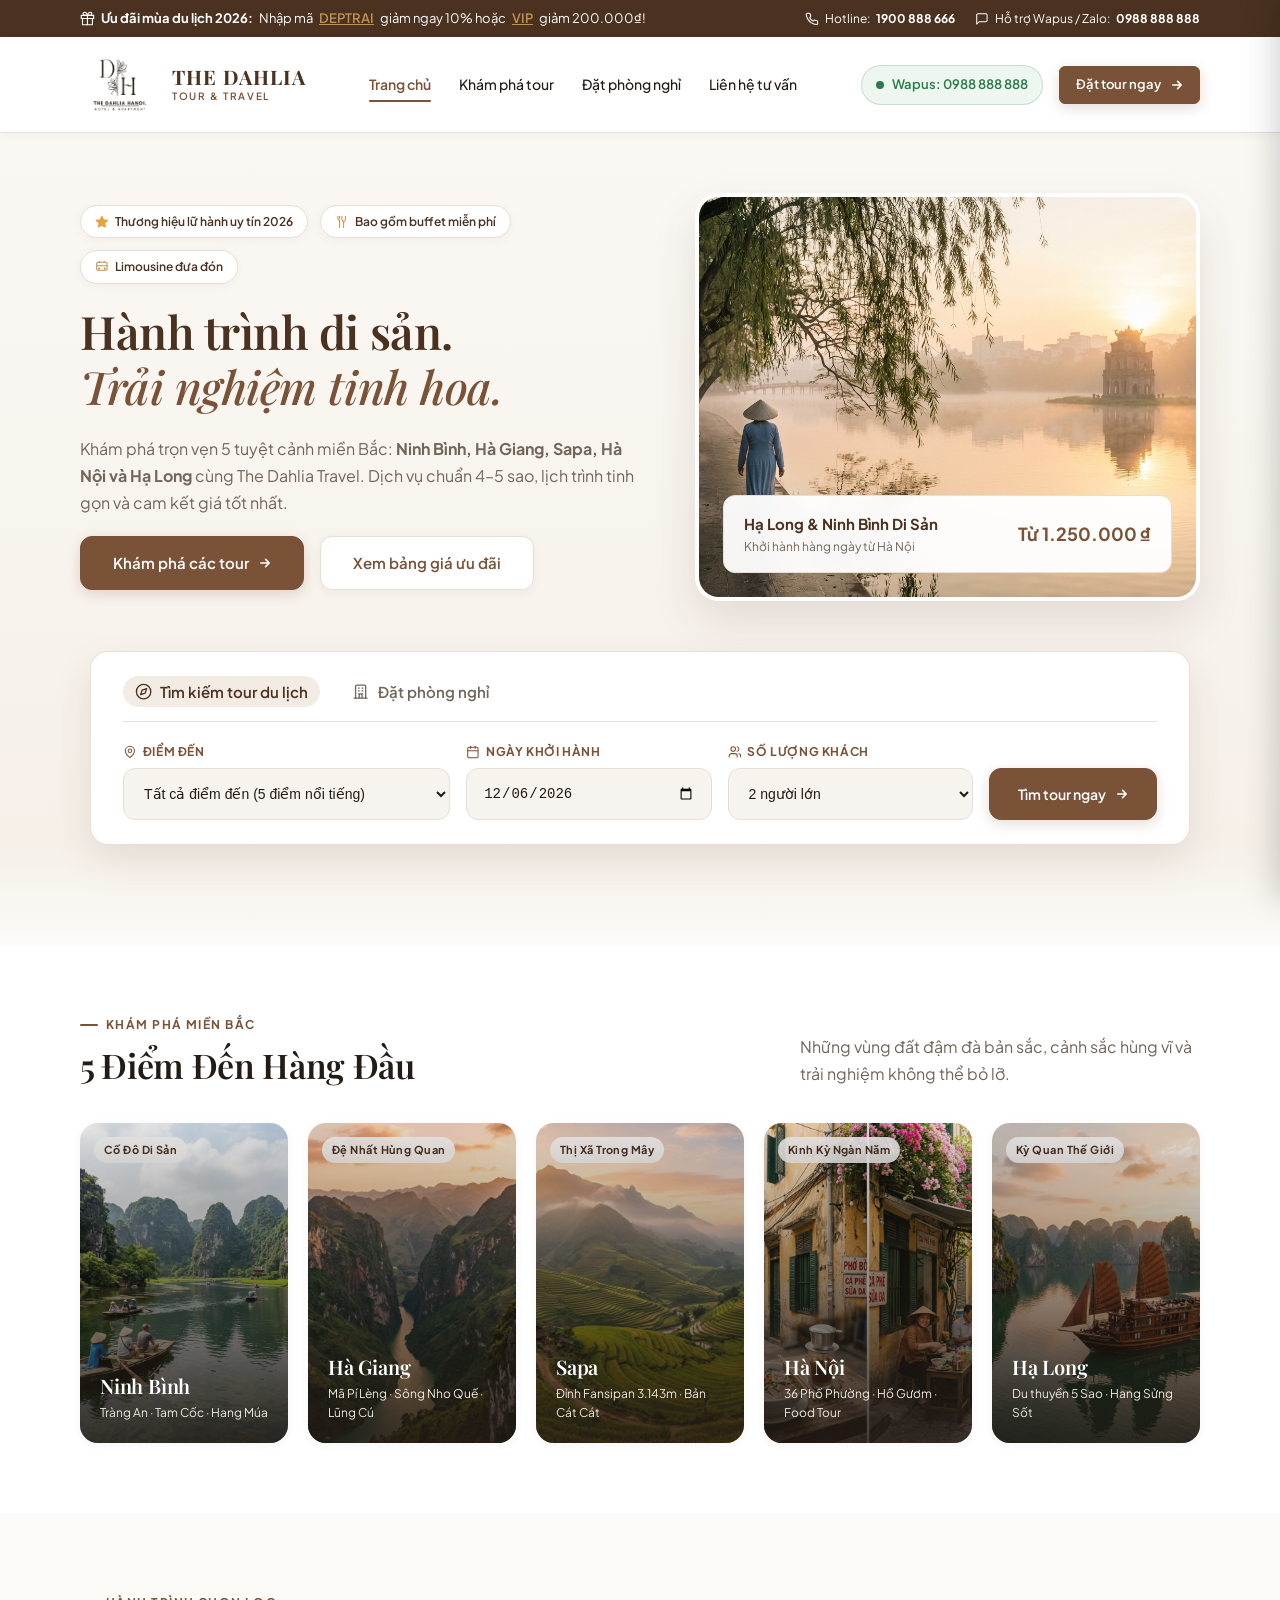
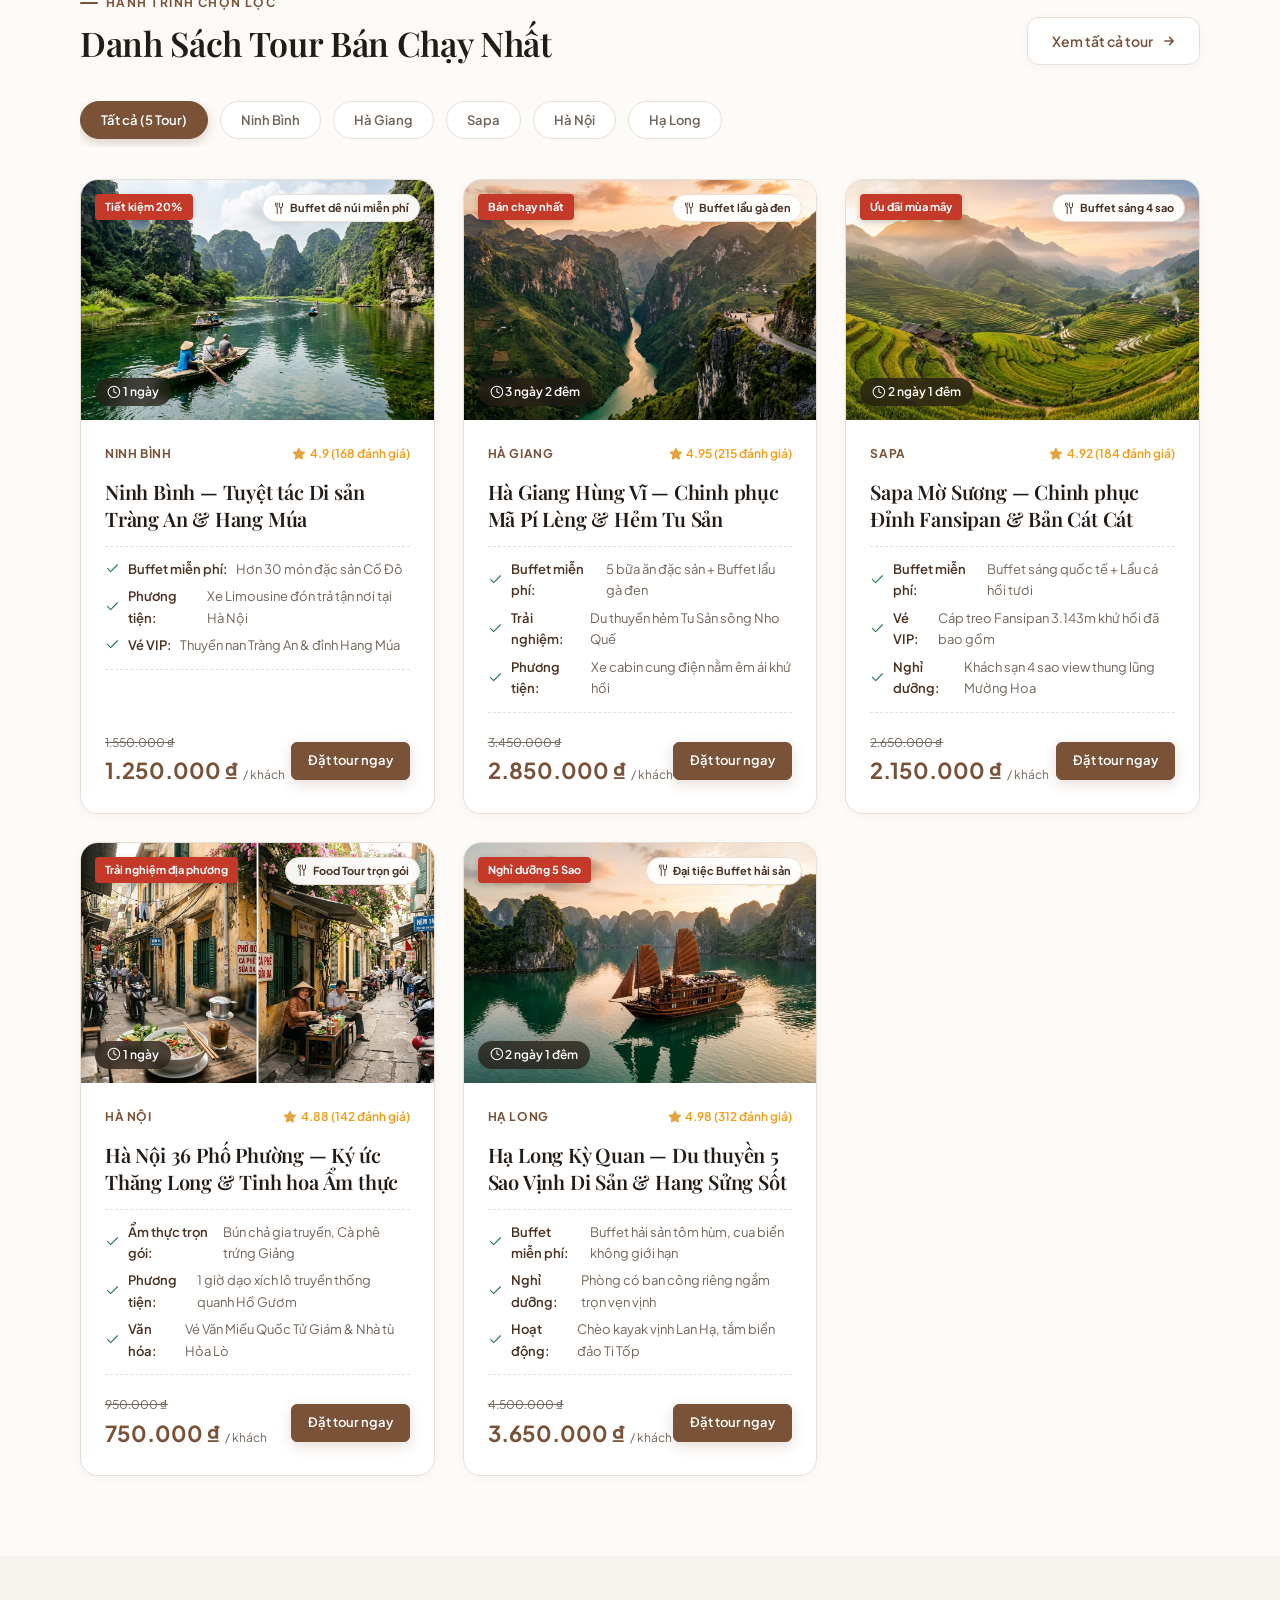
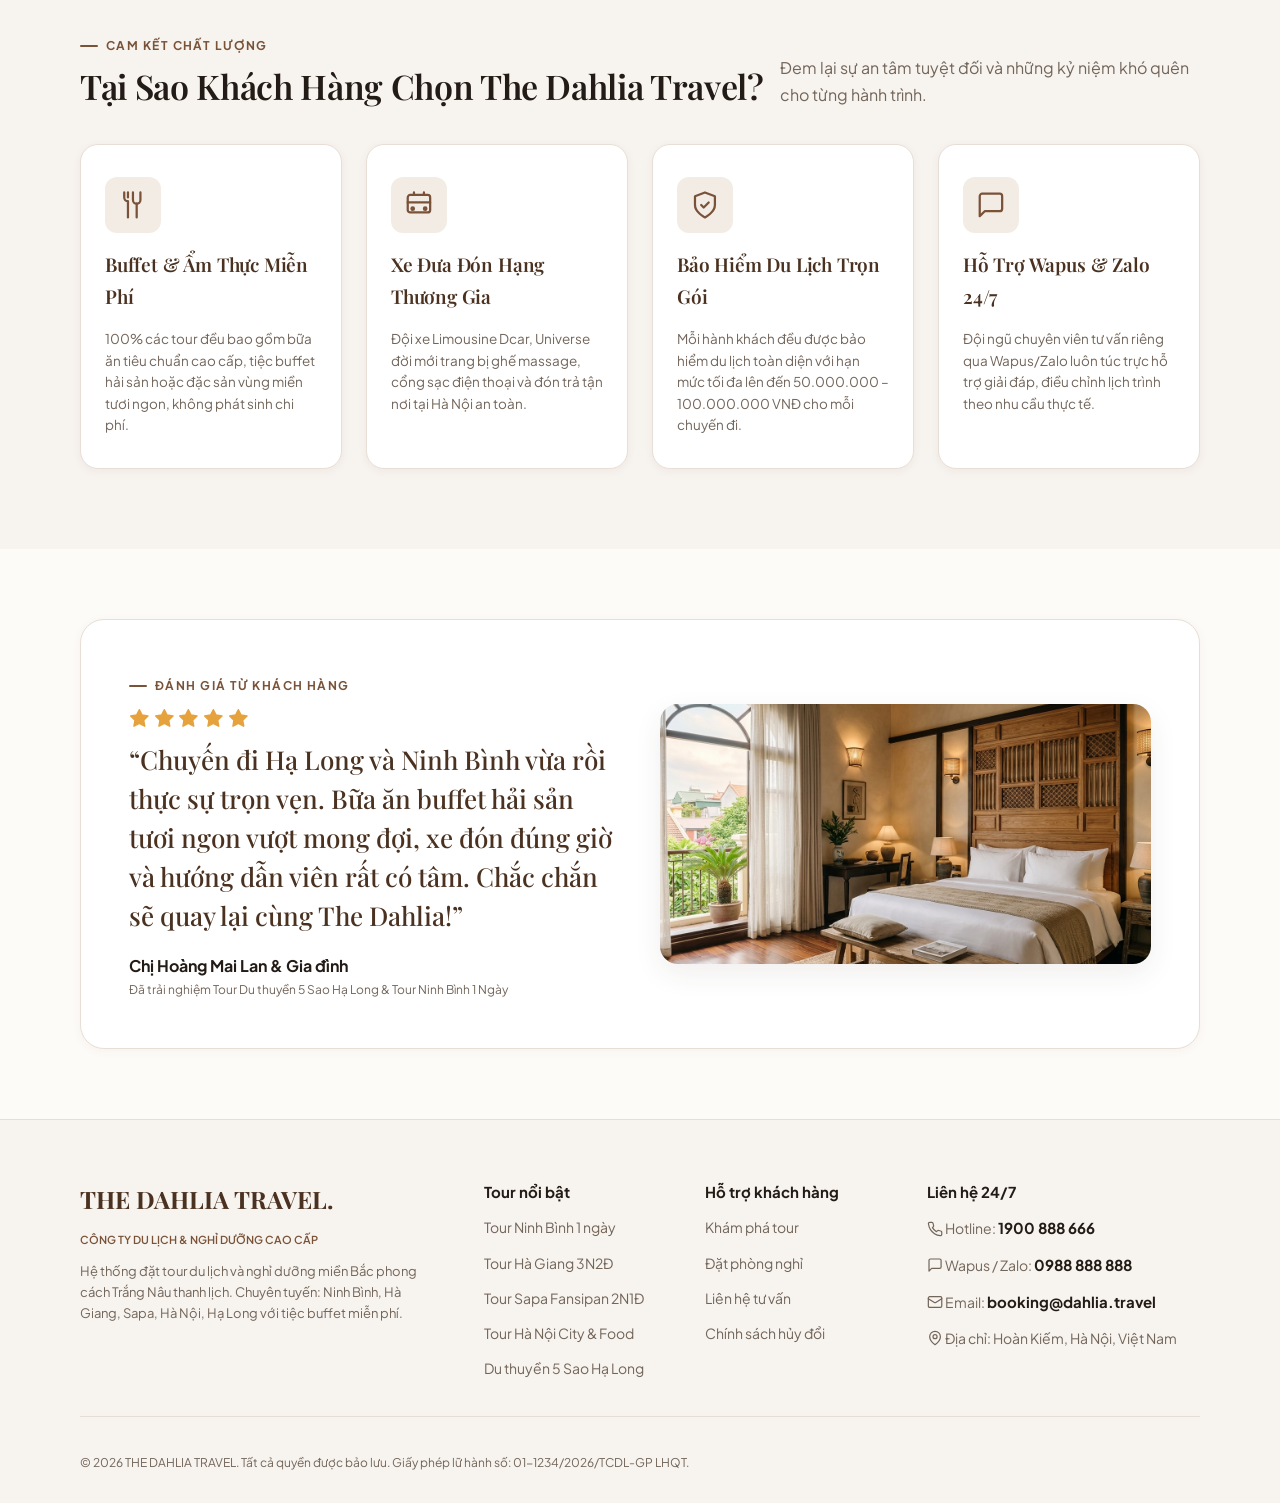
<file: index.html>
<!DOCTYPE html>
<html lang="vi">

<head>
  <meta charset="UTF-8">
  <meta name="viewport" content="width=device-width, initial-scale=1">
  <title>The Dahlia Travel · Hệ thống đặt tour du lịch cao cấp miền Bắc</title>
  <link rel="stylesheet" href="style.css">
  <link rel="stylesheet"
    href="https://fonts.googleapis.com/css2?family=Plus+Jakarta+Sans:wght@400;500;600;700&family=Playfair+Display:ital,wght@0,500;0,600;0,700;1,400&family=Noto+Serif:wght@400;600&display=swap">
  <script src="site-config.js"></script>
  <script src="icons.js" defer></script>
</head>

<body>

  <!-- TOP BAR -->
  <div class="top-bar">
    <div class="top-bar-promo" id="topBarPromo">
      <i data-icon="gift"></i> <b>Ưu đãi mùa du lịch 2026:</b> Nhập mã <a href="tour.html?coupon=DAHLIA10#couponInput">DAHLIA10</a> giảm ngay 10% hoặc <a
        href="tour.html?coupon=TRANGNAU#couponInput">TRANGNAU</a> giảm 200.000₫!
    </div>
    <div class="top-bar-contact" id="topBarContact">
      <span><i data-icon="phone"></i> Hotline: <b>1900 888 666</b></span>
      <span><i data-icon="chat"></i> Hỗ trợ Wapus / Zalo: <b>0988 888 888</b></span>
    </div>
  </div>

  <!-- NAVIGATION -->
  <header class="nav">
    <a class="logo-wrapper" href="index.html">
      <img class="logo" src="images/logo.png" alt="The Dahlia Travel">
      <div class="brand-text">
        <span class="name">THE DAHLIA</span>
        <span class="tagline">TOUR &amp; TRAVEL</span>
      </div>
    </a>
    <nav class="menu">
      <a class="on" href="index.html">Trang chủ</a>
      <a href="tour.html">Khám phá tour</a>
      <a href="booking.html">Đặt phòng nghỉ</a>
      <a href="contact.html">Liên hệ tư vấn</a>
    </nav>
    <div class="nav-actions">
      <a class="wapus-badge" href="https://wa.me/84988888888" target="_blank"
        title="Tư vấn trực tiếp qua WhatsApp/Zalo">
        <span class="dot"></span>
        <span>Wapus: 0988 888 888</span>
      </a>
      <a class="btn sm" href="tour.html">Đặt tour ngay <img src="images/arrow-w.svg" alt=""></a>
      <button class="burger" aria-label="Mở menu"></button>
    </div>
  </header>

  <!-- MOBILE NAVIGATION DRAWER -->
  <div class="mobile-nav-backdrop" id="mobileNavBackdrop"></div>
  <div class="mobile-nav-drawer" id="mobileNavDrawer">
    <div class="mobile-nav-head">
      <div class="brand-text">
        <span class="name">THE DAHLIA</span>
        <span class="tagline">TOUR &amp; TRAVEL</span>
      </div>
      <button type="button" class="mobile-nav-close" id="closeMobileNav" aria-label="Đóng menu">
        <i data-icon="close"></i>
      </button>
    </div>
    <nav class="mobile-nav-links">
      <a class="on" href="index.html"><i data-icon="compass"></i> Trang chủ</a>
      <a href="tour.html"><i data-icon="mountain"></i> Khám phá tour</a>
      <a href="booking.html"><i data-icon="hotel"></i> Đặt phòng nghỉ</a>
      <a href="contact.html"><i data-icon="chat"></i> Liên hệ tư vấn</a>
    </nav>
    <div class="mobile-nav-contact">
      <p><i data-icon="phone"></i> Hotline: <b>1900 888 666</b></p>
      <p><i data-icon="chat"></i> Wapus: <b>0988 888 888</b></p>
      <p><i data-icon="mail"></i> Email: <b>booking@dahlia.travel</b></p>
      <a class="btn sm" href="tour.html" style="margin-top:10px;justify-content:center">Đặt tour ngay</a>
    </div>
  </div>

  <!-- HERO SECTION (Phong cách MixiVivu - Tone Trắng Nâu) -->
  <section class="hero-mixi">
    <div class="hero-content">
      <div class="hero-text">
        <div class="hero-badges">
          <span class="hero-pill"><i data-icon="star"></i> Thương hiệu lữ hành uy tín 2026</span>
          <span class="hero-pill"><i data-icon="utensils"></i> Bao gồm buffet miễn phí</span>
          <span class="hero-pill"><i data-icon="bus"></i> Limousine đưa đón</span>
        </div>
        <h1>Hành trình di sản.<br><span>Trải nghiệm tinh hoa.</span></h1>
        <p class="lead">
          Khám phá trọn vẹn 5 tuyệt cảnh miền Bắc: <b>Ninh Bình, Hà Giang, Sapa, Hà Nội và Hạ Long</b> cùng The Dahlia
          Travel. Dịch vụ chuẩn 4–5 sao, lịch trình tinh gọn và cam kết giá tốt nhất.
        </p>
        <div style="display:flex;gap:16px;flex-wrap:wrap">
          <a class="btn lg" href="tour.html">Khám phá các tour <img src="images/arrow-w.svg" alt=""></a>
          <a class="btn alt lg" href="#toursGridSec">Xem bảng giá ưu đãi</a>
        </div>
      </div>
      <div class="hero-visual">
        <div class="hero-img-card">
          <img src="images/hero.png" alt="Du lịch miền Bắc">
          <div class="hero-card-floating">
            <div>
              <div class="t-name">Hạ Long &amp; Ninh Bình Di Sản</div>
              <div style="font-size:12px;color:var(--muted)">Khởi hành hàng ngày từ Hà Nội</div>
            </div>
            <div class="t-price">Từ 1.250.000 ₫</div>
          </div>
        </div>
      </div>
    </div>

    <!-- FLOATING SEARCH BAR (MixiVivu Style) -->
    <div class="search-widget">
      <div class="search-tabs">
        <button type="button" class="search-tab-btn on">
          <i data-icon="compass"></i> Tìm kiếm tour du lịch
        </button>
        <button type="button" class="search-tab-btn" onclick="window.location.href='booking.html'">
          <i data-icon="hotel"></i> Đặt phòng nghỉ
        </button>
      </div>
      <form class="search-form-row" onsubmit="event.preventDefault(); handleHeroSearch();">
        <div class="search-field">
          <label><i data-icon="mapPin"></i> Điểm đến</label>
          <select id="heroDestSelect">
            <option value="all">Tất cả điểm đến (5 điểm nổi tiếng)</option>
            <option value="ninh-binh">Ninh Bình — Tràng An &amp; Hang Múa</option>
            <option value="ha-giang">Hà Giang — Mã Pí Lèng &amp; Nho Quế</option>
            <option value="sapa">Sapa — Đỉnh Fansipan &amp; Cát Cát</option>
            <option value="ha-noi">Hà Nội — 36 Phố Phường &amp; Ẩm Thực</option>
            <option value="ha-long">Hạ Long — Du thuyền 5 Sao Vịnh Di Sản</option>
          </select>
        </div>
        <div class="search-field">
          <label><i data-icon="calendar"></i> Ngày khởi hành</label>
          <input type="date" id="heroStartDate">
        </div>
        <div class="search-field">
          <label><i data-icon="users"></i> Số lượng khách</label>
          <select id="heroGuestsSelect">
            <option value="2">2 người lớn</option>
            <option value="1">1 người lớn</option>
            <option value="3">3 người lớn</option>
            <option value="4">Gia đình (2 lớn + 2 trẻ em)</option>
            <option value="group">Đoàn thể (&gt; 5 khách)</option>
          </select>
        </div>
        <button type="submit" class="btn" style="height:52px;padding:0 28px">
          Tìm tour ngay <img src="images/arrow-w.svg" alt="">
        </button>
      </form>
    </div>
  </section>

  <!-- 5 DESTINATIONS SHOWCASE -->
  <section class="destinations-sec" id="destinationsSec">
    <div class="sec-head">
      <div class="title-col">
        <span class="eyebrow">Khám phá miền Bắc</span>
        <h2>5 Điểm Đến Hàng Đầu</h2>
      </div>
      <p class="lead" style="max-width:400px">Những vùng đất đậm đà bản sắc, cảnh sắc hùng vĩ và trải nghiệm không thể
        bỏ lỡ.</p>
    </div>

    <div class="dest-grid">
      <!-- Ninh Binh -->
      <div class="dest-card" onclick="window.location.href='tour.html?tour=ninh-binh'">
        <img src="images/tour1.png" alt="Ninh Bình">
        <span class="dest-badge">Cố Đô Di Sản</span>
        <div class="dest-overlay">
          <h3>Ninh Bình</h3>
          <span class="tour-count">Tràng An · Tam Cốc · Hang Múa</span>
        </div>
      </div>

      <!-- Ha Giang -->
      <div class="dest-card" onclick="window.location.href='tour.html?tour=ha-giang'">
        <img src="images/hagiang.jpg" alt="Hà Giang">
        <span class="dest-badge">Đệ Nhất Hùng Quan</span>
        <div class="dest-overlay">
          <h3>Hà Giang</h3>
          <span class="tour-count">Mã Pí Lèng · Sông Nho Quế · Lũng Cú</span>
        </div>
      </div>

      <!-- Sapa -->
      <div class="dest-card" onclick="window.location.href='tour.html?tour=sapa'">
        <img src="images/sapa.jpg" alt="Sapa">
        <span class="dest-badge">Thị Xã Trong Mây</span>
        <div class="dest-overlay">
          <h3>Sapa</h3>
          <span class="tour-count">Đỉnh Fansipan 3.143m · Bản Cát Cát</span>
        </div>
      </div>

      <!-- Ha Noi -->
      <div class="dest-card" onclick="window.location.href='tour.html?tour=ha-noi'">
        <img src="images/tour3.png" alt="Hà Nội">
        <span class="dest-badge">Kinh Kỳ Ngàn Năm</span>
        <div class="dest-overlay">
          <h3>Hà Nội</h3>
          <span class="tour-count">36 Phố Phường · Hồ Gươm · Food Tour</span>
        </div>
      </div>

      <!-- Ha Long -->
      <div class="dest-card" onclick="window.location.href='tour.html?tour=ha-long'">
        <img src="images/tour2.png" alt="Hạ Long">
        <span class="dest-badge">Kỳ Quan Thế Giới</span>
        <div class="dest-overlay">
          <h3>Hạ Long</h3>
          <span class="tour-count">Du thuyền 5 Sao · Hang Sửng Sốt</span>
        </div>
      </div>
    </div>
  </section>

  <!-- FEATURED TOURS (MixiVivu Card Grid) -->
  <section class="tours-sec" id="toursGridSec">
    <div class="sec-head">
      <div class="title-col">
        <span class="eyebrow">Hành trình chọn lọc</span>
        <h2>Danh Sách Tour Bán Chạy Nhất</h2>
      </div>
      <a class="btn alt" href="tour.html">Xem tất cả tour <img src="images/arrow-b.svg" alt=""></a>
    </div>

    <!-- FILTER BUTTONS -->
    <div class="tour-filter-bar">
      <button type="button" class="filter-btn active" onclick="filterTours('all', this)">Tất cả (5 Tour)</button>
      <button type="button" class="filter-btn" onclick="filterTours('ninh-binh', this)">Ninh Bình</button>
      <button type="button" class="filter-btn" onclick="filterTours('ha-giang', this)">Hà Giang</button>
      <button type="button" class="filter-btn" onclick="filterTours('sapa', this)">Sapa</button>
      <button type="button" class="filter-btn" onclick="filterTours('ha-noi', this)">Hà Nội</button>
      <button type="button" class="filter-btn" onclick="filterTours('ha-long', this)">Hạ Long</button>
    </div>

    <!-- CARDS CONTAINER -->
    <div class="tour-cards-grid" id="toursListGrid">
      <!-- Tour 1: Ninh Bình -->
      <article class="tour-card" data-dest="ninh-binh">
        <div class="tour-thumb">
          <img src="images/tour1.png" alt="Tour Ninh Bình">
          <span class="tour-tag-discount">Tiết kiệm 20%</span>
          <span class="tour-tag-buffet"><i data-icon="utensils"></i> Buffet dê núi miễn phí</span>
          <span class="tour-duration-pill"><i data-icon="clock"></i> 1 ngày</span>
        </div>
        <div class="tour-body">
          <div class="tour-dest-rating">
            <span class="tour-dest-name">Ninh Bình</span>
            <span class="tour-stars"><i data-icon="star"></i> 4.9 (168 đánh giá)</span>
          </div>
          <h3>Ninh Bình — Tuyệt tác Di sản Tràng An &amp; Hang Múa</h3>
          <ul class="tour-perks">
            <li><span class="check-icon"><i data-icon="check"></i></span> <b>Buffet miễn phí:</b> Hơn 30 món đặc sản Cố Đô</li>
            <li><span class="check-icon"><i data-icon="check"></i></span> <b>Phương tiện:</b> Xe Limousine đón trả tận nơi tại Hà Nội</li>
            <li><span class="check-icon"><i data-icon="check"></i></span> <b>Vé VIP:</b> Thuyền nan Tràng An &amp; đỉnh Hang Múa</li>
          </ul>
          <div class="tour-footer">
            <div class="tour-price-box">
              <span class="tour-old-price">1.550.000 ₫</span>
              <span class="tour-price-val">1.250.000 ₫ <small>/ khách</small></span>
            </div>
            <a class="btn sm" href="tour.html?tour=ninh-binh">Đặt tour ngay</a>
          </div>
        </div>
      </article>

      <!-- Tour 2: Hà Giang -->
      <article class="tour-card" data-dest="ha-giang">
        <div class="tour-thumb">
          <img src="images/hagiang.jpg" alt="Tour Hà Giang">
          <span class="tour-tag-discount">Bán chạy nhất</span>
          <span class="tour-tag-buffet"><i data-icon="utensils"></i> Buffet lẩu gà đen</span>
          <span class="tour-duration-pill"><i data-icon="clock"></i> 3 ngày 2 đêm</span>
        </div>
        <div class="tour-body">
          <div class="tour-dest-rating">
            <span class="tour-dest-name">Hà Giang</span>
            <span class="tour-stars"><i data-icon="star"></i> 4.95 (215 đánh giá)</span>
          </div>
          <h3>Hà Giang Hùng Vĩ — Chinh phục Mã Pí Lèng &amp; Hẻm Tu Sản</h3>
          <ul class="tour-perks">
            <li><span class="check-icon"><i data-icon="check"></i></span> <b>Buffet miễn phí:</b> 5 bữa ăn đặc sản + Buffet lẩu gà đen</li>
            <li><span class="check-icon"><i data-icon="check"></i></span> <b>Trải nghiệm:</b> Du thuyền hẻm Tu Sản sông Nho Quế</li>
            <li><span class="check-icon"><i data-icon="check"></i></span> <b>Phương tiện:</b> Xe cabin cung điện nằm êm ái khứ hồi</li>
          </ul>
          <div class="tour-footer">
            <div class="tour-price-box">
              <span class="tour-old-price">3.450.000 ₫</span>
              <span class="tour-price-val">2.850.000 ₫ <small>/ khách</small></span>
            </div>
            <a class="btn sm" href="tour.html?tour=ha-giang">Đặt tour ngay</a>
          </div>
        </div>
      </article>

      <!-- Tour 3: Sapa -->
      <article class="tour-card" data-dest="sapa">
        <div class="tour-thumb">
          <img src="images/sapa.jpg" alt="Tour Sapa">
          <span class="tour-tag-discount">Ưu đãi mùa mây</span>
          <span class="tour-tag-buffet"><i data-icon="utensils"></i> Buffet sáng 4 sao</span>
          <span class="tour-duration-pill"><i data-icon="clock"></i> 2 ngày 1 đêm</span>
        </div>
        <div class="tour-body">
          <div class="tour-dest-rating">
            <span class="tour-dest-name">Sapa</span>
            <span class="tour-stars"><i data-icon="star"></i> 4.92 (184 đánh giá)</span>
          </div>
          <h3>Sapa Mờ Sương — Chinh phục Đỉnh Fansipan &amp; Bản Cát Cát</h3>
          <ul class="tour-perks">
            <li><span class="check-icon"><i data-icon="check"></i></span> <b>Buffet miễn phí:</b> Buffet sáng quốc tế + Lẩu cá hồi tươi</li>
            <li><span class="check-icon"><i data-icon="check"></i></span> <b>Vé VIP:</b> Cáp treo Fansipan 3.143m khứ hồi đã bao gồm</li>
            <li><span class="check-icon"><i data-icon="check"></i></span> <b>Nghỉ dưỡng:</b> Khách sạn 4 sao view thung lũng Mường Hoa</li>
          </ul>
          <div class="tour-footer">
            <div class="tour-price-box">
              <span class="tour-old-price">2.650.000 ₫</span>
              <span class="tour-price-val">2.150.000 ₫ <small>/ khách</small></span>
            </div>
            <a class="btn sm" href="tour.html?tour=sapa">Đặt tour ngay</a>
          </div>
        </div>
      </article>

      <!-- Tour 4: Hà Nội -->
      <article class="tour-card" data-dest="ha-noi">
        <div class="tour-thumb">
          <img src="images/tour3.png" alt="Tour Hà Nội">
          <span class="tour-tag-discount">Trải nghiệm địa phương</span>
          <span class="tour-tag-buffet"><i data-icon="utensils"></i> Food Tour trọn gói</span>
          <span class="tour-duration-pill"><i data-icon="clock"></i> 1 ngày</span>
        </div>
        <div class="tour-body">
          <div class="tour-dest-rating">
            <span class="tour-dest-name">Hà Nội</span>
            <span class="tour-stars"><i data-icon="star"></i> 4.88 (142 đánh giá)</span>
          </div>
          <h3>Hà Nội 36 Phố Phường — Ký ức Thăng Long &amp; Tinh hoa Ẩm thực</h3>
          <ul class="tour-perks">
            <li><span class="check-icon"><i data-icon="check"></i></span> <b>Ẩm thực trọn gói:</b> Bún chả gia truyền, Cà phê trứng Giảng</li>
            <li><span class="check-icon"><i data-icon="check"></i></span> <b>Phương tiện:</b> 1 giờ dạo xích lô truyền thống quanh Hồ Gươm</li>
            <li><span class="check-icon"><i data-icon="check"></i></span> <b>Văn hóa:</b> Vé Văn Miếu Quốc Tử Giám &amp; Nhà tù Hỏa Lò</li>
          </ul>
          <div class="tour-footer">
            <div class="tour-price-box">
              <span class="tour-old-price">950.000 ₫</span>
              <span class="tour-price-val">750.000 ₫ <small>/ khách</small></span>
            </div>
            <a class="btn sm" href="tour.html?tour=ha-noi">Đặt tour ngay</a>
          </div>
        </div>
      </article>

      <!-- Tour 5: Hạ Long -->
      <article class="tour-card" data-dest="ha-long">
        <div class="tour-thumb">
          <img src="images/tour2.png" alt="Du thuyền Hạ Long">
          <span class="tour-tag-discount">Nghỉ dưỡng 5 Sao</span>
          <span class="tour-tag-buffet"><i data-icon="utensils"></i> Đại tiệc Buffet hải sản</span>
          <span class="tour-duration-pill"><i data-icon="clock"></i> 2 ngày 1 đêm</span>
        </div>
        <div class="tour-body">
          <div class="tour-dest-rating">
            <span class="tour-dest-name">Hạ Long</span>
            <span class="tour-stars"><i data-icon="star"></i> 4.98 (312 đánh giá)</span>
          </div>
          <h3>Hạ Long Kỳ Quan — Du thuyền 5 Sao Vịnh Di Sản &amp; Hang Sửng Sốt</h3>
          <ul class="tour-perks">
            <li><span class="check-icon"><i data-icon="check"></i></span> <b>Buffet miễn phí:</b> Buffet hải sản tôm hùm, cua biển không giới
              hạn</li>
            <li><span class="check-icon"><i data-icon="check"></i></span> <b>Nghỉ dưỡng:</b> Phòng có ban công riêng ngắm trọn vẹn vịnh</li>
            <li><span class="check-icon"><i data-icon="check"></i></span> <b>Hoạt động:</b> Chèo kayak vịnh Lan Hạ, tắm biển đảo Ti Tốp</li>
          </ul>
          <div class="tour-footer">
            <div class="tour-price-box">
              <span class="tour-old-price">4.500.000 ₫</span>
              <span class="tour-price-val">3.650.000 ₫ <small>/ khách</small></span>
            </div>
            <a class="btn sm" href="tour.html?tour=ha-long">Đặt tour ngay</a>
          </div>
        </div>
      </article>
    </div>
  </section>

  <!-- WHY CHOOSE DAHLIA (MixiVivu Features) -->
  <section class="features-sec">
    <div class="sec-head">
      <div class="title-col">
        <span class="eyebrow">Cam kết chất lượng</span>
        <h2>Tại Sao Khách Hàng Chọn The Dahlia Travel?</h2>
      </div>
      <p class="lead" style="max-width:420px">Đem lại sự an tâm tuyệt đối và những kỷ niệm khó quên cho từng hành trình.
      </p>
    </div>

    <div class="features-grid">
      <div class="feature-box">
        <div class="feature-icon"><i data-icon="utensils"></i></div>
        <h4>Buffet &amp; Ẩm Thực Miễn Phí</h4>
        <p>100% các tour đều bao gồm bữa ăn tiêu chuẩn cao cấp, tiệc buffet hải sản hoặc đặc sản vùng miền tươi ngon,
          không phát sinh chi phí.</p>
      </div>

      <div class="feature-box">
        <div class="feature-icon"><i data-icon="bus"></i></div>
        <h4>Xe Đưa Đón Hạng Thương Gia</h4>
        <p>Đội xe Limousine Dcar, Universe đời mới trang bị ghế massage, cổng sạc điện thoại và đón trả tận nơi tại Hà
          Nội an toàn.</p>
      </div>

      <div class="feature-box">
        <div class="feature-icon"><i data-icon="shield"></i></div>
        <h4>Bảo Hiểm Du Lịch Trọn Gói</h4>
        <p>Mỗi hành khách đều được bảo hiểm du lịch toàn diện với hạn mức tối đa lên đến 50.000.000 – 100.000.000 VNĐ
          cho mỗi chuyến đi.</p>
      </div>

      <div class="feature-box">
        <div class="feature-icon"><i data-icon="chat"></i></div>
        <h4>Hỗ Trợ Wapus &amp; Zalo 24/7</h4>
        <p>Đội ngũ chuyên viên tư vấn riêng qua Wapus/Zalo luôn túc trực hỗ trợ giải đáp, điều chỉnh lịch trình theo nhu
          cầu thực tế.</p>
      </div>
    </div>
  </section>

  <!-- TESTIMONIALS -->
  <section class="destinations-sec" style="background:var(--cream);padding:70px var(--px)">
    <div
      style="background:#fff;border:1px solid var(--line);border-radius:var(--radius-xl);padding:48px;display:flex;align-items:center;gap:40px;box-shadow:var(--shadow-sm)">
      <div style="flex:1">
        <span class="eyebrow">Đánh giá từ khách hàng</span>
        <div style="color:var(--gold);font-size:18px;margin:12px 0;display:flex;gap:4px">
          <i data-icon="star"></i><i data-icon="star"></i><i data-icon="star"></i><i data-icon="star"></i><i data-icon="star"></i>
        </div>
        <blockquote class="serif" style="font-size:26px;color:var(--brown-dark);line-height:1.5;margin-bottom:18px">
          “Chuyến đi Hạ Long và Ninh Bình vừa rồi thực sự trọn vẹn. Bữa ăn buffet hải sản tươi ngon vượt mong đợi, xe
          đón đúng giờ và hướng dẫn viên rất có tâm. Chắc chắn sẽ quay lại cùng The Dahlia!”
        </blockquote>
        <div style="font-weight:700;color:var(--ink)">Chị Hoàng Mai Lan &amp; Gia đình</div>
        <div style="font-size:12px;color:var(--muted)">Đã trải nghiệm Tour Du thuyền 5 Sao Hạ Long &amp; Tour Ninh Bình
          1 Ngày</div>
      </div>
      <div style="width:300px;flex-shrink:0" class="hero-visual">
        <img src="images/story.png" alt="Khách hàng Dahlia"
          style="border-radius:var(--radius-lg);box-shadow:var(--shadow-md);height:260px;width:100%;object-fit:cover">
      </div>
    </div>
  </section>

  <!-- FOOTER -->
  <footer>
    <div class="fcols">
      <div>
        <p class="brand">THE DAHLIA TRAVEL.</p>
        <p style="font-size:11px;color:var(--brown);font-weight:600">CÔNG TY DU LỊCH &amp; NGHỈ DƯỠNG CAO CẤP</p>
        <p style="font-size:13px;line-height:1.6">Hệ thống đặt tour du lịch và nghỉ dưỡng miền Bắc phong cách Trắng Nâu
          thanh lịch. Chuyên tuyến: Ninh Bình, Hà Giang, Sapa, Hà Nội, Hạ Long với tiệc buffet miễn phí.</p>
      </div>
      <div>
        <b>Tour nổi bật</b>
        <p><a href="tour.html?tour=ninh-binh">Tour Ninh Bình 1 ngày</a></p>
        <p><a href="tour.html?tour=ha-giang">Tour Hà Giang 3N2Đ</a></p>
        <p><a href="tour.html?tour=sapa">Tour Sapa Fansipan 2N1Đ</a></p>
        <p><a href="tour.html?tour=ha-noi">Tour Hà Nội City &amp; Food</a></p>
        <p><a href="tour.html?tour=ha-long">Du thuyền 5 Sao Hạ Long</a></p>
      </div>
      <div>
        <b>Hỗ trợ khách hàng</b>
        <p><a href="tour.html">Khám phá tour</a></p>
        <p><a href="booking.html">Đặt phòng nghỉ</a></p>
        <p><a href="contact.html">Liên hệ tư vấn</a></p>
        <p><a href="tour.html">Chính sách hủy đổi</a></p>
      </div>
      <div>
        <b>Liên hệ 24/7</b>
        <p><i data-icon="phone"></i> Hotline: <b>1900 888 666</b></p>
        <p><i data-icon="chat"></i> Wapus / Zalo: <b>0988 888 888</b></p>
        <p><i data-icon="mail"></i> Email: <b>booking@dahlia.travel</b></p>
        <p><i data-icon="mapPin"></i> Địa chỉ: Hoàn Kiếm, Hà Nội, Việt Nam</p>
      </div>
    </div>
    <hr>
    <div class="footer-bottom">
      <span>© 2026 THE DAHLIA TRAVEL. Tất cả quyền được bảo lưu. Giấy phép lữ hành số: 01-1234/2026/TCDL-GP LHQT.</span>
    </div>
  </footer>

  <script>
    // Set default search date
    document.addEventListener("DOMContentLoaded", function () {
      const tomorrow = new Date();
      tomorrow.setDate(tomorrow.getDate() + 2);
      const yyyy = tomorrow.getFullYear();
      const mm = String(tomorrow.getMonth() + 1).padStart(2, '0');
      const dd = String(tomorrow.getDate()).padStart(2, '0');
      const input = document.getElementById("heroStartDate");
      if (input) input.value = `${yyyy}-${mm}-${dd}`;
    });

    // Lọc tour theo điểm đến
    function filterTours(dest, btnElement) {
      document.querySelectorAll(".filter-btn").forEach(b => b.classList.remove("active"));
      if (btnElement) btnElement.classList.add("active");

      const cards = document.querySelectorAll(".tour-card");
      cards.forEach(card => {
        if (dest === "all" || card.dataset.dest === dest) {
          card.style.display = "flex";
        } else {
          card.style.display = "none";
        }
      });
    }

    // Xử lý tìm kiếm từ Hero bar
    function handleHeroSearch() {
      const dest = document.getElementById("heroDestSelect").value;
      if (dest === "all") {
        document.getElementById("toursGridSec").scrollIntoView({ behavior: "smooth" });
      } else {
        window.location.href = `tour.html?tour=${dest}`;
      }
    }
  </script>
</body>

</html>
</file>
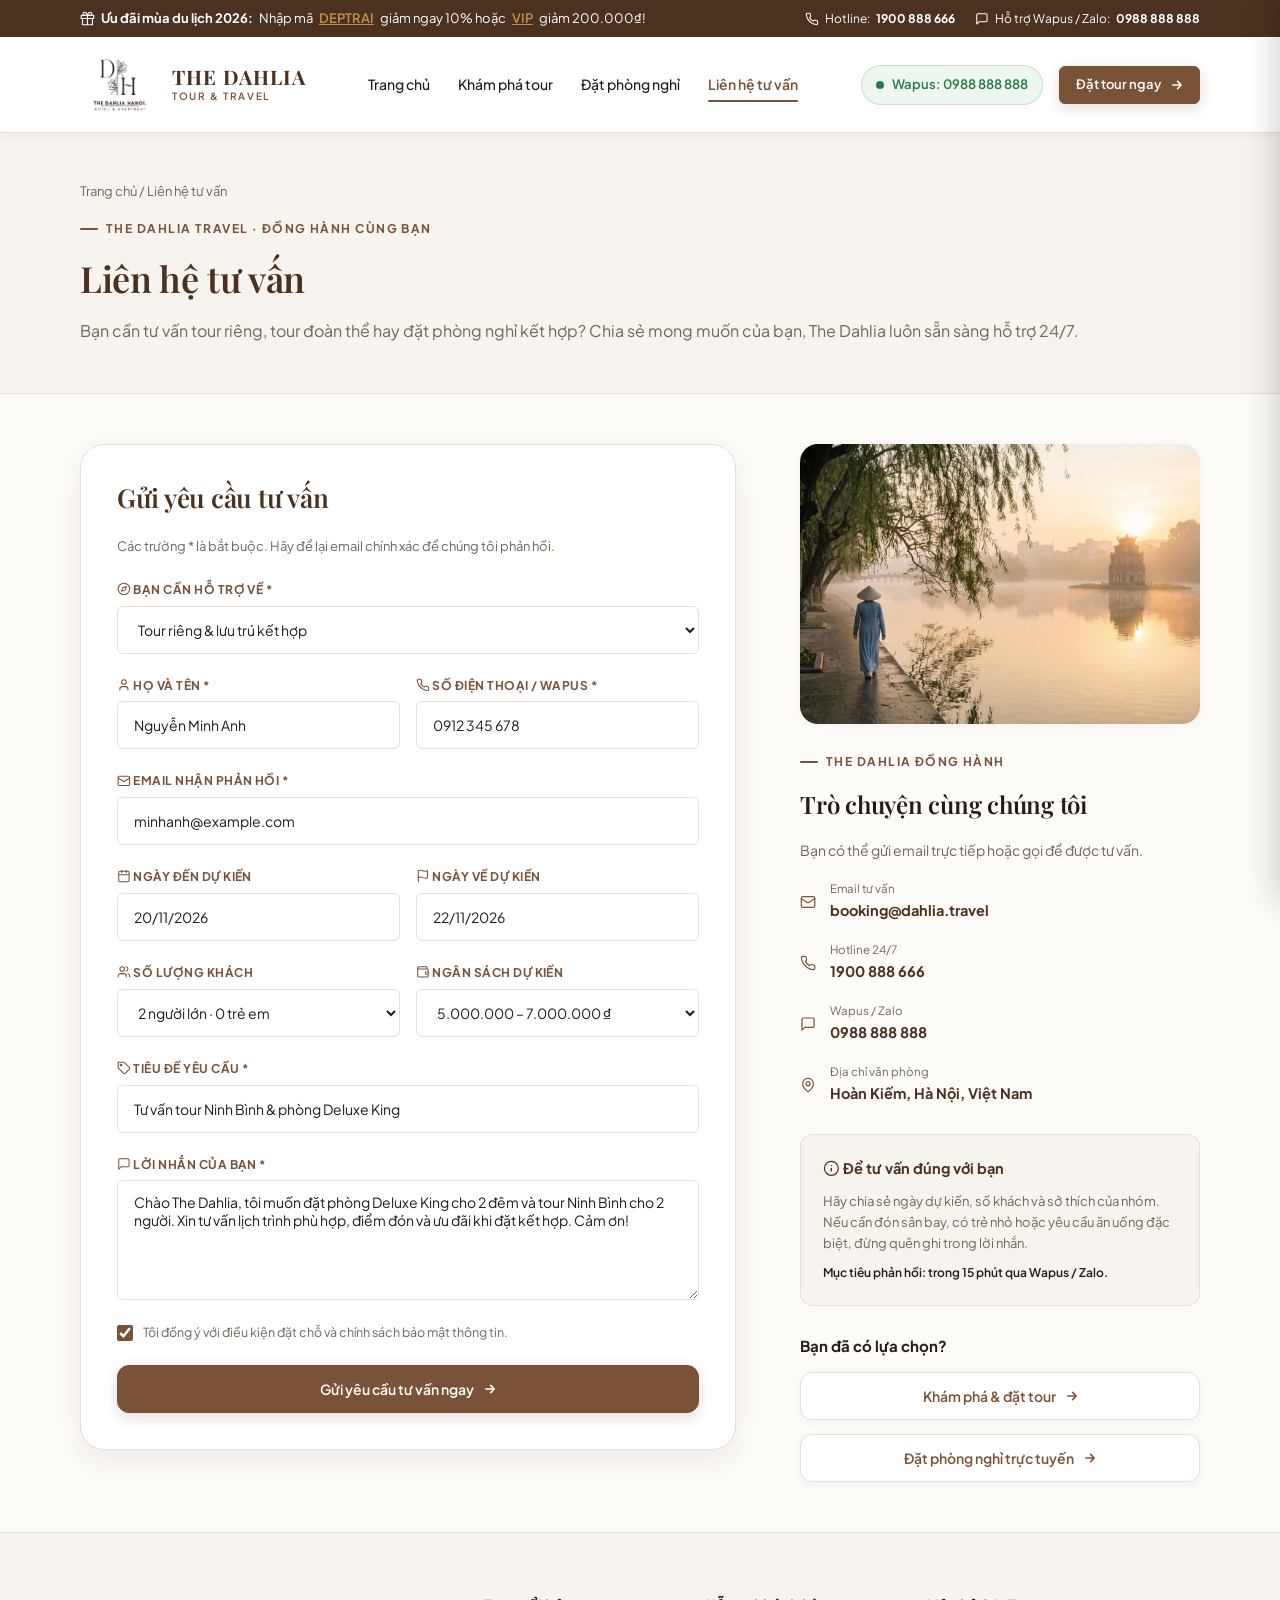
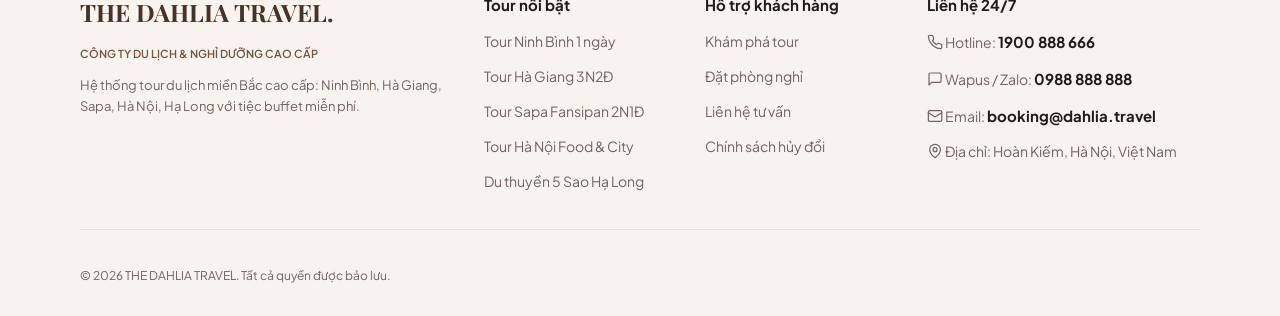
<file: contact.html>
<!DOCTYPE html>
<html lang="vi">

<head>
  <meta charset="UTF-8">
  <meta name="viewport" content="width=device-width, initial-scale=1">
  <title>The Dahlia Travel · Liên hệ &amp; Tư vấn tour</title>
  <link rel="stylesheet" href="style.css">
  <link rel="stylesheet"
    href="https://fonts.googleapis.com/css2?family=Plus+Jakarta+Sans:wght@400;500;600;700&family=Playfair+Display:ital,wght@0,500;0,600;0,700;1,400&family=Noto+Serif:wght@400;600&display=swap">
  <script src="site-config.js"></script>
  <script src="icons.js" defer></script>
</head>

<body>
  <!-- TOP BAR -->
  <div class="top-bar">
    <div class="top-bar-promo" id="topBarPromo">
      <i data-icon="gift"></i> <b>Ưu đãi mùa du lịch 2026:</b> Nhập mã <a href="tour.html?coupon=DAHLIA10#couponInput">DAHLIA10</a> giảm ngay 10% hoặc <a href="tour.html?coupon=TRANGNAU#couponInput">TRANGNAU</a> giảm 200.000₫!
    </div>
    <div class="top-bar-contact" id="topBarContact">
      <span><i data-icon="phone"></i> Hotline: <b>1900 888 666</b></span>
      <span><i data-icon="chat"></i> Hỗ trợ Wapus / Zalo: <b>0988 888 888</b></span>
    </div>
  </div>

  <header class="nav">
    <a class="logo-wrapper" href="index.html">
      <img class="logo" src="images/logo.png" alt="The Dahlia Travel">
      <div class="brand-text">
        <span class="name">THE DAHLIA</span>
        <span class="tagline">TOUR &amp; TRAVEL</span>
      </div>
    </a>
    <nav class="menu">
      <a href="index.html">Trang chủ</a>
      <a href="tour.html">Khám phá tour</a>
      <a href="booking.html">Đặt phòng nghỉ</a>
      <a class="on" href="contact.html">Liên hệ tư vấn</a>
    </nav>
    <div class="nav-actions">
      <a class="wapus-badge" href="https://wa.me/84988888888" target="_blank" title="Tư vấn trực tiếp qua WhatsApp/Zalo">
        <span class="dot"></span>
        <span>Wapus: 0988 888 888</span>
      </a>
      <a class="btn sm" href="tour.html">Đặt tour ngay <img src="images/arrow-w.svg" alt=""></a>
      <button class="burger" aria-label="Mở menu"></button>
    </div>
  </header>

  <!-- MOBILE NAVIGATION DRAWER -->
  <div class="mobile-nav-backdrop" id="mobileNavBackdrop"></div>
  <div class="mobile-nav-drawer" id="mobileNavDrawer">
    <div class="mobile-nav-head">
      <div class="brand-text">
        <span class="name">THE DAHLIA</span>
        <span class="tagline">TOUR &amp; TRAVEL</span>
      </div>
      <button type="button" class="mobile-nav-close" id="closeMobileNav" aria-label="Đóng menu">
        <i data-icon="close"></i>
      </button>
    </div>
    <nav class="mobile-nav-links">
      <a href="index.html"><i data-icon="compass"></i> Trang chủ</a>
      <a href="tour.html"><i data-icon="mountain"></i> Khám phá tour</a>
      <a href="booking.html"><i data-icon="hotel"></i> Đặt phòng nghỉ</a>
      <a class="on" href="contact.html"><i data-icon="chat"></i> Liên hệ tư vấn</a>
    </nav>
    <div class="mobile-nav-contact">
      <p><i data-icon="phone"></i> Hotline: <b>1900 888 666</b></p>
      <p><i data-icon="chat"></i> Wapus: <b>0988 888 888</b></p>
      <p><i data-icon="mail"></i> Email: <b>booking@dahlia.travel</b></p>
      <a class="btn sm" href="tour.html" style="margin-top:10px;justify-content:center">Đặt tour ngay</a>
    </div>
  </div>

  <section class="intro-band">
    <p class="crumb">Trang chủ / Liên hệ tư vấn</p>
    <p class="eyebrow">The Dahlia Travel · Đồng hành cùng bạn</p>
    <h2>Liên hệ tư vấn</h2>
    <p class="lead">Bạn cần tư vấn tour riêng, tour đoàn thể hay đặt phòng nghỉ kết hợp? Chia sẻ mong muốn của bạn, The Dahlia luôn sẵn sàng hỗ trợ 24/7.</p>
  </section>

  <section class="contact">
    <form class="formcard" id="contactForm" onsubmit="event.preventDefault(); handleContactSubmit();">
      <h2>Gửi yêu cầu tư vấn</h2>
      <p class="note">Các trường * là bắt buộc. Hãy để lại email chính xác để chúng tôi phản hồi.</p>
      
      <div class="field">
        <label for="topic"><i data-icon="compass"></i> Bạn cần hỗ trợ về *</label>
        <select id="topic">
          <option>Tour riêng &amp; lưu trú kết hợp</option>
          <option>Tour trải nghiệm 5 điểm đến miền Bắc</option>
          <option>Phòng &amp; căn hộ cao cấp</option>
          <option>Tổ chức tour đoàn thể / Teambuilding</option>
        </select>
      </div>

      <div class="two">
        <div class="field">
          <label for="name"><i data-icon="user"></i> Họ và tên *</label>
          <input id="name" type="text" value="Nguyễn Minh Anh" required>
        </div>
        <div class="field">
          <label for="tel"><i data-icon="phone"></i> Số điện thoại / Wapus *</label>
          <input id="tel" type="tel" value="0912 345 678" required>
        </div>
      </div>

      <div class="field">
        <label for="email"><i data-icon="mail"></i> Email nhận phản hồi *</label>
        <input id="email" type="email" value="minhanh@example.com" required>
      </div>

      <div class="two">
        <div class="field">
          <label for="d1"><i data-icon="calendar"></i> Ngày đến dự kiến</label>
          <input id="d1" type="text" value="20/11/2026">
        </div>
        <div class="field">
          <label for="d2"><i data-icon="flag"></i> Ngày về dự kiến</label>
          <input id="d2" type="text" value="22/11/2026">
        </div>
      </div>

      <div class="two">
        <div class="field">
          <label for="g"><i data-icon="users"></i> Số lượng khách</label>
          <select id="g">
            <option>2 người lớn · 0 trẻ em</option>
            <option>3 người lớn · 0 trẻ em</option>
            <option>Gia đình (2 lớn + 2 trẻ em)</option>
            <option>Đoàn thể (&gt; 5 khách)</option>
          </select>
        </div>
        <div class="field">
          <label for="b"><i data-icon="wallet"></i> Ngân sách dự kiến</label>
          <select id="b">
            <option>5.000.000 – 7.000.000 ₫</option>
            <option>6.000.000 – 8.000.000 ₫</option>
            <option>7.000.000 – 10.000.000 ₫</option>
            <option>&gt; 10.000.000 ₫ (Tour VIP)</option>
          </select>
        </div>
      </div>

      <div class="field">
        <label for="sub"><i data-icon="tag"></i> Tiêu đề yêu cầu *</label>
        <input id="sub" type="text" value="Tư vấn tour Ninh Bình &amp; phòng Deluxe King" required>
      </div>

      <div class="field">
        <label for="msg"><i data-icon="chat"></i> Lời nhắn của bạn *</label>
        <textarea id="msg" required>Chào The Dahlia, tôi muốn đặt phòng Deluxe King cho 2 đêm và tour Ninh Bình cho 2 người. Xin tư vấn lịch trình phù hợp, điểm đón và ưu đãi khi đặt kết hợp. Cảm ơn!</textarea>
      </div>

      <label class="agree">
        <input type="checkbox" checked required>
        <span>Tôi đồng ý với điều kiện đặt chỗ và chính sách bảo mật thông tin.</span>
      </label>

      <button class="btn" type="submit" id="submitContactBtn">
        Gửi yêu cầu tư vấn ngay <img src="images/arrow-w.svg" alt="">
      </button>

      <div id="contactSuccessMsg" style="display:none;background:var(--green-bg);border:1px solid rgba(43,122,75,0.3);color:var(--green);padding:14px;border-radius:var(--radius-md);font-weight:600;font-size:13.5px">
        <i data-icon="check"></i> Cảm ơn bạn! Yêu cầu tư vấn đã được gửi thành công. Chuyên viên The Dahlia sẽ liên hệ lại qua Wapus / SĐT trong vòng 15 phút.
      </div>
    </form>

    <aside>
      <img class="ph" src="images/hero.png" alt="The Dahlia Travel">
      <div class="stack">
        <p class="eyebrow">The Dahlia đồng hành</p>
        <h2 style="font-size:24px">Trò chuyện cùng chúng tôi</h2>
        <p class="lead" style="font-size:14px">Bạn có thể gửi email trực tiếp hoặc gọi để được tư vấn.</p>
        
        <div class="ch">
          <span class="m-icon mail" style="color:var(--brown)"><i data-icon="mail"></i></span>
          <div><small>Email tư vấn</small><b>booking@dahlia.travel</b></div>
        </div>
        <div class="ch">
          <span class="m-icon phone" style="color:var(--brown)"><i data-icon="phone"></i></span>
          <div><small>Hotline 24/7</small><b>1900 888 666</b></div>
        </div>
        <div class="ch">
          <span class="m-icon chat" style="color:var(--brown)"><i data-icon="chat"></i></span>
          <div><small>Wapus / Zalo</small><b>0988 888 888</b></div>
        </div>
        <div class="ch">
          <span class="m-icon mapPin" style="color:var(--brown)"><i data-icon="mapPin"></i></span>
          <div><small>Địa chỉ văn phòng</small><b>Hoàn Kiếm, Hà Nội, Việt Nam</b></div>
        </div>
      </div>

      <div class="tip">
        <b><i data-icon="info"></i> Để tư vấn đúng với bạn</b>
        <p>Hãy chia sẻ ngày dự kiến, số khách và sở thích của nhóm. Nếu cần đón sân bay, có trẻ nhỏ hoặc yêu cầu ăn uống
          đặc biệt, đừng quên ghi trong lời nhắn.</p>
        <p style="color:var(--ink);font-size:12px;font-weight:600">Mục tiêu phản hồi: trong 15 phút qua Wapus / Zalo.</p>
      </div>

      <div class="stack" style="width:100%;gap:14px">
        <b style="font-size:15px">Bạn đã có lựa chọn?</b>
        <a class="btn alt" href="tour.html" style="width:100%;justify-content:center">Khám phá &amp; đặt tour <img src="images/arrow-b.svg" alt=""></a>
        <a class="btn alt" href="booking.html" style="width:100%;justify-content:center">Đặt phòng nghỉ trực tuyến <img src="images/arrow-b.svg" alt=""></a>
      </div>
    </aside>
  </section>

  <!-- FOOTER -->
  <footer>
    <div class="fcols">
      <div>
        <p class="brand">THE DAHLIA TRAVEL.</p>
        <p style="font-size:11px;color:var(--brown);font-weight:600">CÔNG TY DU LỊCH &amp; NGHỈ DƯỠNG CAO CẤP</p>
        <p style="font-size:13px;line-height:1.6">Hệ thống tour du lịch miền Bắc cao cấp: Ninh Bình, Hà Giang, Sapa, Hà Nội, Hạ Long với tiệc buffet miễn phí.</p>
      </div>
      <div>
        <b>Tour nổi bật</b>
        <p><a href="tour.html?tour=ninh-binh">Tour Ninh Bình 1 ngày</a></p>
        <p><a href="tour.html?tour=ha-giang">Tour Hà Giang 3N2Đ</a></p>
        <p><a href="tour.html?tour=sapa">Tour Sapa Fansipan 2N1Đ</a></p>
        <p><a href="tour.html?tour=ha-noi">Tour Hà Nội Food &amp; City</a></p>
        <p><a href="tour.html?tour=ha-long">Du thuyền 5 Sao Hạ Long</a></p>
      </div>
      <div>
        <b>Hỗ trợ khách hàng</b>
        <p><a href="tour.html">Khám phá tour</a></p>
        <p><a href="booking.html">Đặt phòng nghỉ</a></p>
        <p><a href="contact.html">Liên hệ tư vấn</a></p>
        <p><a href="tour.html">Chính sách hủy đổi</a></p>
      </div>
      <div>
        <b>Liên hệ 24/7</b>
        <p><i data-icon="phone"></i> Hotline: <b>1900 888 666</b></p>
        <p><i data-icon="chat"></i> Wapus / Zalo: <b>0988 888 888</b></p>
        <p><i data-icon="mail"></i> Email: <b>booking@dahlia.travel</b></p>
        <p><i data-icon="mapPin"></i> Địa chỉ: Hoàn Kiếm, Hà Nội, Việt Nam</p>
      </div>
    </div>
    <hr>
    <p class="copy">© 2026 THE DAHLIA TRAVEL. Tất cả quyền được bảo lưu.</p>
  </footer>

  <script>
    function handleContactSubmit() {
      const name = document.getElementById("name").value.trim();
      const tel = document.getElementById("tel").value.trim();
      const email = document.getElementById("email").value.trim();

      if (!name || !tel || !email) {
        alert("Vui lòng điền đầy đủ Họ tên, Số điện thoại và Email!");
        return;
      }

      const msgEl = document.getElementById("contactSuccessMsg");
      msgEl.style.display = "block";
      document.getElementById("submitContactBtn").style.display = "none";
      if (typeof renderLineIcons === 'function') {
        renderLineIcons(msgEl);
      }
    }
  </script>
</body>

</html>
</file>
<file: style.css>
@import url('https://fonts.googleapis.com/css2?family=Plus+Jakarta+Sans:wght@400;500;600;700&family=Playfair+Display:ital,wght@0,500;0,600;0,700;1,400&family=Noto+Serif:ital,wght@0,400;0,600;1,400&display=swap');

:root {
  --brown: #795238;
  --brown-dark: #4A3120;
  --brown-light: #9A6948;
  --brown-subtle: #F3ECE5;
  --sand: #F7F3EE;
  --sand-warm: #EFE8DF;
  --cream: #FDFBF8;
  --white: #FFFFFF;
  --line: #E7DFD5;
  --ink: #231B15;
  --muted: #72655A;
  --gold: #C09252;
  --gold-bg: #FCF7ED;
  --green: #2B7A4B;
  --green-bg: #EDF7F0;
  --red: #C53929;
  --px: 80px;
  --radius-sm: 6px;
  --radius-md: 12px;
  --radius-lg: 18px;
  --radius-xl: 24px;
  --shadow-sm: 0 2px 10px rgba(74, 49, 32, 0.05);
  --shadow-md: 0 10px 28px rgba(74, 49, 32, 0.08);
  --shadow-lg: 0 20px 45px rgba(74, 49, 32, 0.12);
  --transition: all 0.28s cubic-bezier(0.4, 0, 0.2, 1);
}

* {
  box-sizing: border-box;
  margin: 0;
  padding: 0;
}

html, body {
  overflow-x: hidden;
  width: 100%;
  max-width: 100vw;
}

body {
  font-family: 'Plus Jakarta Sans', -apple-system, BlinkMacSystemFont, 'Segoe UI', Roboto, sans-serif;
  background: var(--cream);
  color: var(--ink);
  line-height: 1.65;
  -webkit-font-smoothing: antialiased;
}

/* MINIMALIST LINE ICONS (Feather / Lucide Style) */
.m-icon {
  display: inline-flex;
  align-items: center;
  justify-content: center;
  width: 1.15em;
  height: 1.15em;
  line-height: 1;
  vertical-align: -0.16em;
  flex-shrink: 0;
  stroke: currentColor;
}

.m-icon svg {
  width: 100%;
  height: 100%;
  stroke-width: 1.8px;
  stroke-linecap: round;
  stroke-linejoin: round;
  display: block;
}

.m-icon.star svg {
  fill: #E6A23C;
  stroke: #E6A23C;
}

.m-icon-sm {
  width: 1em;
  height: 1em;
}

.m-icon-lg {
  width: 1.5em;
  height: 1.5em;
}

.m-icon-xl {
  width: 2.2em;
  height: 2.2em;
}

img {
  display: block;
  max-width: 100%;
  height: auto;
}

a {
  color: inherit;
  text-decoration: none;
  transition: var(--transition);
}

button {
  font-family: inherit;
}

.serif {
  font-family: 'Playfair Display', 'Noto Serif', serif;
  font-weight: 500;
  line-height: 1.3;
}

h1, h2, h3, h4 {
  font-family: 'Playfair Display', 'Noto Serif', serif;
  font-weight: 600;
  color: var(--ink);
  letter-spacing: -0.01em;
}

h1 {
  font-size: 48px;
  line-height: 1.2;
}

h2 {
  font-size: 36px;
  line-height: 1.3;
}

h3 {
  font-size: 24px;
  line-height: 1.35;
}

.eyebrow {
  font-size: 12px;
  font-weight: 700;
  color: var(--brown);
  text-transform: uppercase;
  letter-spacing: 0.12em;
  display: inline-flex;
  align-items: center;
  gap: 8px;
}

.eyebrow::before {
  content: "";
  display: inline-block;
  width: 18px;
  height: 2px;
  background: var(--brown);
  border-radius: 2px;
}

.lead {
  font-size: 16px;
  color: var(--muted);
  line-height: 1.7;
}

.small {
  font-size: 12px;
  color: var(--muted);
}

/* TOP ANNOUNCEMENT BAR */
.top-bar {
  background: var(--brown-dark);
  color: #fff;
  font-size: 13px;
  padding: 8px var(--px);
  display: flex;
  justify-content: space-between;
  align-items: center;
}

.top-bar a {
  color: var(--gold);
  font-weight: 600;
  text-decoration: underline;
}

.top-bar-promo {
  display: inline-flex;
  align-items: center;
  gap: 6px;
  flex-wrap: wrap;
}

.top-bar-contact {
  display: flex;
  gap: 20px;
  font-size: 12px;
}

.top-bar-contact span {
  display: inline-flex;
  align-items: center;
  gap: 6px;
}

/* NAVBAR */
.nav {
  height: 96px;
  background: rgba(255, 255, 255, 0.96);
  backdrop-filter: blur(10px);
  display: flex;
  align-items: center;
  justify-content: space-between;
  padding: 0 var(--px);
  position: sticky;
  top: 0;
  z-index: 100;
  border-bottom: 1px solid var(--line);
  box-shadow: var(--shadow-sm);
  transition: var(--transition);
}

.nav .logo-wrapper {
  display: flex;
  align-items: center;
  gap: 12px;
}

.nav img.logo {
  height: 60px;
  width: auto;
  object-fit: contain;
}

.brand-text {
  display: flex;
  flex-direction: column;
}

.brand-text .name {
  font-family: 'Playfair Display', serif;
  font-weight: 700;
  font-size: 20px;
  color: var(--brown-dark);
  letter-spacing: 0.05em;
  line-height: 1.1;
}

.brand-text .tagline {
  font-size: 10px;
  font-weight: 600;
  letter-spacing: 0.16em;
  color: var(--brown);
  text-transform: uppercase;
}

.menu {
  display: flex;
  align-items: center;
  gap: 28px;
  font-size: 14px;
  font-weight: 500;
}

.menu a {
  color: var(--ink);
  position: relative;
  padding: 6px 0;
}

.menu a:hover,
.menu a.on {
  color: var(--brown);
  font-weight: 600;
}

.menu a.on::after {
  content: "";
  position: absolute;
  bottom: 0;
  left: 0;
  right: 0;
  height: 2px;
  background: var(--brown);
  border-radius: 2px;
}

.nav-actions {
  display: flex;
  align-items: center;
  gap: 16px;
}

.wapus-badge {
  display: inline-flex;
  align-items: center;
  gap: 8px;
  padding: 8px 14px;
  border-radius: 30px;
  background: var(--green-bg);
  border: 1px solid rgba(43, 122, 75, 0.2);
  color: var(--green);
  font-size: 13px;
  font-weight: 600;
}

.wapus-badge .dot {
  width: 8px;
  height: 8px;
  background: var(--green);
  border-radius: 50%;
  animation: pulse 1.8s infinite;
}

@keyframes pulse {
  0% { transform: scale(0.95); box-shadow: 0 0 0 0 rgba(43, 122, 75, 0.5); }
  70% { transform: scale(1.1); box-shadow: 0 0 0 8px rgba(43, 122, 75, 0); }
  100% { transform: scale(0.95); box-shadow: 0 0 0 0 rgba(43, 122, 75, 0); }
}

.burger {
  display: none;
  align-items: center;
  justify-content: center;
  width: 42px;
  height: 42px;
  background: #fff;
  border: 1.5px solid var(--line);
  border-radius: var(--radius-sm);
  cursor: pointer;
  color: var(--brown-dark);
  transition: var(--transition);
  padding: 0;
}

.burger:hover {
  background: var(--sand);
  border-color: var(--brown);
  color: var(--brown);
}

.burger .m-icon {
  width: 22px;
  height: 22px;
}

/* MOBILE NAVIGATION DRAWER */
.mobile-nav-backdrop {
  position: fixed;
  inset: 0;
  background: rgba(35, 27, 21, 0.45);
  backdrop-filter: blur(4px);
  z-index: 998;
  opacity: 0;
  visibility: hidden;
  transition: opacity 0.3s ease, visibility 0.3s ease;
}

.mobile-nav-backdrop.active {
  opacity: 1;
  visibility: visible;
}

.mobile-nav-drawer {
  position: fixed;
  top: 0;
  right: 0;
  bottom: 0;
  width: min(340px, 86vw);
  background: var(--cream);
  z-index: 999;
  display: flex;
  flex-direction: column;
  padding: 24px;
  box-shadow: -5px 0 30px rgba(0, 0, 0, 0.18);
  transform: translateX(100%);
  transition: transform 0.32s cubic-bezier(0.4, 0, 0.2, 1);
  overflow-y: auto;
}

.mobile-nav-drawer.active {
  transform: translateX(0);
}

.mobile-nav-head {
  display: flex;
  align-items: center;
  justify-content: space-between;
  padding-bottom: 18px;
  border-bottom: 1px solid var(--line);
  margin-bottom: 18px;
}

.mobile-nav-close {
  width: 36px;
  height: 36px;
  display: flex;
  align-items: center;
  justify-content: center;
  background: #fff;
  border: 1px solid var(--line);
  border-radius: 50%;
  color: var(--muted);
  cursor: pointer;
  transition: var(--transition);
}

.mobile-nav-close:hover {
  color: var(--red);
  border-color: var(--red);
}

.mobile-nav-links {
  display: flex;
  flex-direction: column;
  gap: 8px;
}

.mobile-nav-links a {
  display: flex;
  align-items: center;
  gap: 12px;
  padding: 12px 14px;
  border-radius: var(--radius-sm);
  font-weight: 600;
  font-size: 15px;
  color: var(--ink);
  transition: var(--transition);
}

.mobile-nav-links a.on,
.mobile-nav-links a:hover {
  background: var(--brown-subtle);
  color: var(--brown);
}

.mobile-nav-contact {
  margin-top: auto;
  padding-top: 24px;
  border-top: 1px solid var(--line);
  display: flex;
  flex-direction: column;
  gap: 12px;
  font-size: 13px;
  color: var(--muted);
}

.mobile-nav-contact p {
  display: flex;
  align-items: center;
  gap: 8px;
}

/* BUTTONS */
.btn {
  display: inline-flex;
  align-items: center;
  justify-content: center;
  gap: 10px;
  height: 48px;
  padding: 0 24px;
  border: 1px solid var(--brown);
  border-radius: var(--radius-md);
  font-size: 14px;
  font-weight: 600;
  background: var(--brown);
  color: #fff;
  cursor: pointer;
  white-space: nowrap;
  transition: var(--transition);
  box-shadow: 0 4px 14px rgba(121, 82, 56, 0.2);
}

.btn:hover {
  background: var(--brown-dark);
  border-color: var(--brown-dark);
  color: #fff;
  transform: translateY(-2px);
  box-shadow: 0 6px 20px rgba(74, 49, 32, 0.25);
}

.btn.alt {
  background: var(--white);
  color: var(--brown);
  border: 1.5px solid var(--line);
  box-shadow: var(--shadow-sm);
}

.btn.alt:hover {
  background: var(--sand);
  border-color: var(--brown);
  color: var(--brown-dark);
}

.btn.lg {
  height: 54px;
  padding: 0 32px;
  font-size: 15px;
}

.btn.sm {
  height: 38px;
  padding: 0 16px;
  font-size: 13px;
  border-radius: var(--radius-sm);
}

.btn.gold {
  background: var(--gold);
  border-color: var(--gold);
  color: #fff;
}

.btn.gold:hover {
  background: #a97e41;
}

.btn img, img[src*="arrow"] {
  width: 12px !important;
  height: 12px !important;
  transition: transform 0.25s ease;
  vertical-align: middle;
}

.btn:hover img {
  transform: translateX(4px);
}

/* HERO SECTION (MixiVivu Style) */
.hero-mixi {
  position: relative;
  background: linear-gradient(180deg, #FBF8F4 0%, #F5EFE7 100%);
  padding: 60px var(--px) 100px;
  overflow: hidden;
}

.hero-mixi::after {
  content: "";
  position: absolute;
  bottom: 0;
  left: 0;
  right: 0;
  height: 100px;
  background: linear-gradient(to top, var(--cream), transparent);
  pointer-events: none;
}

.hero-content {
  display: flex;
  align-items: center;
  gap: 60px;
  margin-bottom: 50px;
}

.hero-text {
  flex: 1.1;
  display: flex;
  flex-direction: column;
  align-items: flex-start;
  gap: 20px;
}

.hero-text h1 {
  font-size: 46px;
  color: var(--brown-dark);
}

.hero-text h1 span {
  color: var(--brown);
  font-style: italic;
  font-weight: 500;
}

.hero-badges {
  display: flex;
  gap: 12px;
  flex-wrap: wrap;
}

.hero-pill {
  display: inline-flex;
  align-items: center;
  gap: 6px;
  padding: 6px 14px;
  background: var(--white);
  border: 1px solid var(--line);
  border-radius: 30px;
  font-size: 12px;
  font-weight: 600;
  color: var(--brown-dark);
  box-shadow: var(--shadow-sm);
}

.hero-pill svg, .hero-pill span.icon {
  color: var(--gold);
}

.hero-visual {
  flex: 1;
  position: relative;
}

.hero-img-card {
  position: relative;
  border-radius: var(--radius-xl);
  overflow: hidden;
  box-shadow: var(--shadow-lg);
  border: 4px solid #fff;
}

.hero-img-card img {
  width: 100%;
  height: 400px;
  object-fit: cover;
  transition: transform 0.6s ease;
}

.hero-img-card:hover img {
  transform: scale(1.03);
}

.hero-card-floating {
  position: absolute;
  bottom: 24px;
  left: 24px;
  right: 24px;
  background: rgba(255, 255, 255, 0.95);
  backdrop-filter: blur(8px);
  padding: 16px 20px;
  border-radius: var(--radius-md);
  border: 1px solid var(--line);
  display: flex;
  align-items: center;
  justify-content: space-between;
}

.hero-card-floating .t-name {
  font-weight: 700;
  font-size: 15px;
  color: var(--brown-dark);
}

.hero-card-floating .t-price {
  font-size: 18px;
  font-weight: 700;
  color: var(--brown);
}

/* MIXIVIVU FLOATING SEARCH BAR */
.search-widget {
  position: relative;
  background: #fff;
  border-radius: var(--radius-lg);
  box-shadow: 0 16px 40px rgba(74, 49, 32, 0.1);
  padding: 24px 32px;
  border: 1px solid var(--line);
  max-width: 1100px;
  margin: 0 auto;
  z-index: 10;
}

.search-tabs {
  display: flex;
  gap: 20px;
  border-bottom: 1px solid var(--line);
  padding-bottom: 14px;
  margin-bottom: 20px;
}

.search-tab-btn {
  background: none;
  border: none;
  font-size: 15px;
  font-weight: 600;
  color: var(--muted);
  cursor: pointer;
  padding: 6px 12px;
  border-radius: 20px;
  display: inline-flex;
  align-items: center;
  gap: 8px;
  transition: var(--transition);
}

.search-tab-btn.on {
  background: var(--brown-subtle);
  color: var(--brown-dark);
}

.search-form-row {
  display: grid;
  grid-template-columns: 2fr 1.5fr 1.5fr auto;
  gap: 16px;
  align-items: flex-end;
}

.search-field {
  display: flex;
  flex-direction: column;
  gap: 6px;
}

.search-field label {
  font-size: 12px;
  font-weight: 700;
  text-transform: uppercase;
  letter-spacing: 0.05em;
  color: var(--brown);
  display: flex;
  align-items: center;
  gap: 6px;
}

.search-field select,
.search-field input {
  height: 52px;
  border: 1.5px solid var(--line);
  border-radius: var(--radius-md);
  padding: 0 16px;
  font-size: 14px;
  color: var(--ink);
  background: var(--sand);
  outline: none;
  font-weight: 500;
  transition: var(--transition);
}

.search-field select:focus,
.search-field input:focus {
  border-color: var(--brown);
  background: #fff;
  box-shadow: 0 0 0 3px rgba(121, 82, 56, 0.1);
}

/* SECTION HEADERS */
.sec-head {
  display: flex;
  justify-content: space-between;
  align-items: flex-end;
  margin-bottom: 36px;
}

.sec-head .title-col {
  display: flex;
  flex-direction: column;
  gap: 8px;
}

.sec-head h2 {
  font-size: 34px;
}

/* DESTINATIONS SHOWCASE */
.destinations-sec {
  padding: 70px var(--px);
  background: var(--white);
}

.dest-grid {
  display: grid;
  grid-template-columns: repeat(5, 1fr);
  gap: 20px;
}

.dest-card {
  position: relative;
  height: 320px;
  border-radius: var(--radius-lg);
  overflow: hidden;
  box-shadow: var(--shadow-sm);
  cursor: pointer;
  transition: var(--transition);
}

.dest-card:hover {
  transform: translateY(-6px);
  box-shadow: var(--shadow-lg);
}

.dest-card img {
  width: 100%;
  height: 100%;
  object-fit: cover;
  transition: transform 0.6s ease;
}

.dest-card:hover img {
  transform: scale(1.08);
}

.dest-overlay {
  position: absolute;
  inset: 0;
  background: linear-gradient(180deg, rgba(35, 27, 21, 0.1) 0%, rgba(35, 27, 21, 0.85) 100%);
  display: flex;
  flex-direction: column;
  justify-content: flex-end;
  padding: 20px;
  color: #fff;
}

.dest-overlay h3 {
  color: #fff;
  font-size: 20px;
  margin-bottom: 4px;
}

.dest-overlay .tour-count {
  font-size: 12px;
  color: var(--sand-warm);
}

.dest-badge {
  position: absolute;
  top: 14px;
  left: 14px;
  background: rgba(255, 255, 255, 0.9);
  color: var(--brown-dark);
  font-size: 11px;
  font-weight: 700;
  padding: 4px 10px;
  border-radius: 20px;
  letter-spacing: 0.04em;
}

/* TOUR CARDS GRID */
.tours-sec {
  padding: 80px var(--px);
  background: var(--cream);
}

.tour-filter-bar {
  display: flex;
  gap: 12px;
  margin-bottom: 32px;
  overflow-x: auto;
  padding-bottom: 8px;
}

.filter-btn {
  background: #fff;
  border: 1px solid var(--line);
  color: var(--muted);
  padding: 10px 20px;
  border-radius: 30px;
  font-size: 13px;
  font-weight: 600;
  cursor: pointer;
  white-space: nowrap;
  transition: var(--transition);
}

.filter-btn:hover {
  border-color: var(--brown);
  color: var(--brown);
}

.filter-btn.active {
  background: var(--brown);
  border-color: var(--brown);
  color: #fff;
  box-shadow: 0 4px 12px rgba(121, 82, 56, 0.25);
}

.tour-cards-grid {
  display: grid;
  grid-template-columns: repeat(3, 1fr);
  gap: 28px;
}

.tour-card {
  background: #fff;
  border-radius: var(--radius-lg);
  border: 1px solid var(--line);
  overflow: hidden;
  box-shadow: var(--shadow-sm);
  display: flex;
  flex-direction: column;
  transition: var(--transition);
}

.tour-card:hover {
  transform: translateY(-6px);
  box-shadow: var(--shadow-lg);
  border-color: var(--brown-light);
}

.tour-thumb {
  position: relative;
  height: 240px;
  overflow: hidden;
}

.tour-thumb img {
  width: 100%;
  height: 100%;
  object-fit: cover;
  transition: transform 0.5s ease;
}

.tour-card:hover .tour-thumb img {
  transform: scale(1.05);
}

.tour-tag-discount {
  position: absolute;
  top: 14px;
  left: 14px;
  background: var(--red);
  color: #fff;
  font-size: 11px;
  font-weight: 700;
  padding: 4px 10px;
  border-radius: 4px;
  box-shadow: 0 2px 6px rgba(0, 0, 0, 0.2);
}

.tour-tag-buffet {
  position: absolute;
  top: 14px;
  right: 14px;
  background: rgba(255, 255, 255, 0.95);
  backdrop-filter: blur(4px);
  color: var(--brown-dark);
  font-size: 11px;
  font-weight: 700;
  padding: 4px 10px;
  border-radius: 20px;
  border: 1px solid var(--line);
  display: inline-flex;
  align-items: center;
  gap: 4px;
}

.tour-duration-pill {
  position: absolute;
  bottom: 14px;
  left: 14px;
  background: rgba(35, 27, 21, 0.75);
  backdrop-filter: blur(4px);
  color: #fff;
  font-size: 12px;
  font-weight: 600;
  padding: 4px 12px;
  border-radius: 20px;
}

.tour-body {
  padding: 24px;
  display: flex;
  flex-direction: column;
  flex: 1;
  gap: 14px;
}

.tour-dest-rating {
  display: flex;
  justify-content: space-between;
  align-items: center;
  font-size: 13px;
}

.tour-dest-name {
  color: var(--brown);
  font-weight: 700;
  text-transform: uppercase;
  font-size: 12px;
  letter-spacing: 0.05em;
}

.tour-stars {
  color: #f39c12;
  font-size: 12px;
  font-weight: 600;
  display: inline-flex;
  align-items: center;
  gap: 4px;
}

.tour-body h3 {
  font-size: 20px;
  line-height: 1.35;
  color: var(--ink);
  min-height: 54px;
}

.tour-perks {
  list-style: none;
  display: flex;
  flex-direction: column;
  gap: 6px;
  font-size: 13px;
  color: var(--muted);
  border-top: 1px dashed var(--line);
  border-bottom: 1px dashed var(--line);
  padding: 12px 0;
}

.tour-perks li {
  display: flex;
  align-items: center;
  gap: 8px;
}

.tour-perks li b {
  color: var(--brown-dark);
  font-weight: 600;
}

.tour-perks li .check-icon {
  color: var(--green);
  font-weight: bold;
}

.tour-footer {
  margin-top: auto;
  display: flex;
  justify-content: space-between;
  align-items: center;
  padding-top: 6px;
}

.tour-price-box {
  display: flex;
  flex-direction: column;
}

.tour-old-price {
  font-size: 12px;
  color: var(--muted);
  text-decoration: line-through;
}

.tour-price-val {
  font-size: 22px;
  font-weight: 700;
  color: var(--brown);
}

.tour-price-val small {
  font-size: 12px;
  color: var(--muted);
  font-weight: 400;
}

/* WHY CHOOSE US (MixiVivu Features) */
.features-sec {
  background: var(--sand);
  padding: 80px var(--px);
}

.features-grid {
  display: grid;
  grid-template-columns: repeat(4, 1fr);
  gap: 24px;
}

.feature-box {
  background: #fff;
  border-radius: var(--radius-lg);
  padding: 32px 24px;
  border: 1px solid var(--line);
  box-shadow: var(--shadow-sm);
  display: flex;
  flex-direction: column;
  gap: 16px;
  transition: var(--transition);
}

.feature-box:hover {
  transform: translateY(-4px);
  border-color: var(--brown);
  box-shadow: var(--shadow-md);
}

.feature-icon {
  width: 56px;
  height: 56px;
  border-radius: var(--radius-md);
  background: var(--brown-subtle);
  color: var(--brown);
  display: flex;
  align-items: center;
  justify-content: center;
  font-size: 26px;
}

.feature-box h4 {
  font-size: 19px;
  color: var(--brown-dark);
}

.feature-box p {
  font-size: 13.5px;
  color: var(--muted);
  line-height: 1.6;
}

/* ===================================================
   TOUR DETAIL & BOOKING PAGE (tour.html)
   =================================================== */

.tour-page-wrapper {
  padding: 30px var(--px) 80px;
}

/* Tour Selector Pills */
.tour-switch-nav {
  display: flex;
  align-items: center;
  gap: 12px;
  background: #fff;
  border: 1px solid var(--line);
  padding: 8px 16px;
  border-radius: 40px;
  margin-bottom: 28px;
  overflow-x: auto;
  box-shadow: var(--shadow-sm);
}

.tour-switch-nav span.label {
  font-size: 12px;
  font-weight: 700;
  text-transform: uppercase;
  color: var(--brown);
  letter-spacing: 0.05em;
  white-space: nowrap;
}

.tour-switch-pill {
  padding: 8px 18px;
  border-radius: 30px;
  font-size: 13px;
  font-weight: 600;
  color: var(--muted);
  background: transparent;
  border: 1px solid transparent;
  cursor: pointer;
  white-space: nowrap;
  transition: var(--transition);
}

.tour-switch-pill:hover {
  color: var(--brown);
  background: var(--sand);
}

.tour-switch-pill.active {
  background: var(--brown);
  color: #fff;
  border-color: var(--brown);
}

/* Tour Detail Header */
.tour-head {
  display: flex;
  flex-direction: column;
  gap: 14px;
  margin-bottom: 28px;
}

.tour-head .breadcrumbs {
  font-size: 13px;
  color: var(--muted);
}

.tour-head .breadcrumbs a {
  color: var(--brown);
}

.tour-head h1 {
  font-size: 40px;
  color: var(--brown-dark);
}

.tour-head-meta {
  display: flex;
  align-items: center;
  gap: 20px;
  flex-wrap: wrap;
  font-size: 13px;
}

.meta-badge {
  display: inline-flex;
  align-items: center;
  gap: 6px;
  padding: 5px 12px;
  border-radius: 20px;
  background: var(--sand);
  border: 1px solid var(--line);
  color: var(--brown-dark);
  font-weight: 600;
}

.meta-badge.highlight {
  background: var(--gold-bg);
  border-color: rgba(192, 146, 82, 0.4);
  color: var(--brown-dark);
}

/* Tour Gallery */
.tour-gallery {
  display: grid;
  grid-template-columns: 2fr 1fr;
  gap: 16px;
  height: 440px;
  margin-bottom: 40px;
  border-radius: var(--radius-xl);
  overflow: hidden;
  box-shadow: var(--shadow-md);
}

.tour-gallery-main {
  height: 100%;
}

.tour-gallery-main img {
  width: 100%;
  height: 100%;
  object-fit: cover;
}

.tour-gallery-side {
  display: grid;
  grid-template-rows: 1fr 1fr;
  gap: 16px;
  height: 100%;
}

.tour-gallery-side img {
  width: 100%;
  height: 100%;
  object-fit: cover;
}

/* Tour Layout: Main Content + Sticky Booking Box */
.tour-layout {
  display: grid;
  grid-template-columns: 1fr 430px;
  gap: 48px;
  align-items: flex-start;
}

.tour-main-content {
  display: flex;
  flex-direction: column;
  gap: 36px;
}

/* Highlight Amenity Cards (Buffet, Limousine, etc) */
.tour-perks-banner {
  background: #fff;
  border: 1.5px solid var(--line);
  border-radius: var(--radius-lg);
  padding: 28px;
  box-shadow: var(--shadow-sm);
}

.tour-perks-banner h3 {
  font-size: 22px;
  margin-bottom: 20px;
  color: var(--brown-dark);
  display: flex;
  align-items: center;
  gap: 10px;
}

.perks-grid {
  display: grid;
  grid-template-columns: repeat(2, 1fr);
  gap: 18px;
}

.perk-item {
  display: flex;
  gap: 14px;
  align-items: flex-start;
}

.perk-icon-box {
  width: 44px;
  height: 44px;
  border-radius: var(--radius-md);
  background: var(--brown-subtle);
  color: var(--brown);
  display: flex;
  align-items: center;
  justify-content: center;
  font-size: 20px;
  flex-shrink: 0;
}

.perk-item.highlight-buffet .perk-icon-box {
  background: var(--gold-bg);
  color: var(--gold);
  border: 1px solid var(--gold);
}

.perk-text b {
  display: block;
  font-size: 14px;
  color: var(--ink);
  margin-bottom: 2px;
}

.perk-text p {
  font-size: 12.5px;
  color: var(--muted);
  line-height: 1.5;
}

/* Itinerary Timeline */
.itinerary-sec {
  background: #fff;
  border: 1px solid var(--line);
  border-radius: var(--radius-lg);
  padding: 32px;
  box-shadow: var(--shadow-sm);
}

.itinerary-sec h3 {
  font-size: 22px;
  margin-bottom: 24px;
  color: var(--brown-dark);
}

.itinerary-timeline {
  display: flex;
  flex-direction: column;
  gap: 20px;
  position: relative;
  padding-left: 28px;
}

.itinerary-timeline::before {
  content: "";
  position: absolute;
  left: 9px;
  top: 10px;
  bottom: 10px;
  width: 2px;
  background: var(--line);
}

.itinerary-stop {
  position: relative;
  display: flex;
  flex-direction: column;
  gap: 6px;
}

.itinerary-stop::before {
  content: "";
  position: absolute;
  left: -28px;
  top: 4px;
  width: 14px;
  height: 14px;
  border-radius: 50%;
  background: var(--brown);
  border: 3px solid #fff;
  box-shadow: 0 0 0 2px var(--brown);
}

.itinerary-stop .time-tag {
  font-size: 12px;
  font-weight: 700;
  color: var(--brown);
  text-transform: uppercase;
}

.itinerary-stop h4 {
  font-size: 16px;
  font-weight: 600;
  color: var(--ink);
}

.itinerary-stop p {
  font-size: 13.5px;
  color: var(--muted);
  line-height: 1.6;
}

/* Inclusions / Exclusions */
.inc-exc-sec {
  display: grid;
  grid-template-columns: 1fr 1fr;
  gap: 20px;
}

.inc-box, .exc-box {
  background: #fff;
  border-radius: var(--radius-lg);
  padding: 24px;
  border: 1px solid var(--line);
}

.inc-box {
  background: var(--sand);
}

.inc-box h4, .exc-box h4 {
  font-size: 17px;
  margin-bottom: 14px;
  display: flex;
  align-items: center;
  gap: 8px;
}

.inc-box ul, .exc-box ul {
  list-style: none;
  display: flex;
  flex-direction: column;
  gap: 8px;
  font-size: 13px;
  color: var(--ink);
}

.inc-box ul li {
  display: flex;
  gap: 8px;
}

.inc-box ul li span {
  color: var(--green);
  font-weight: bold;
}

.exc-box ul li {
  display: flex;
  gap: 8px;
  color: var(--muted);
}

.exc-box ul li span {
  color: var(--red);
  font-weight: bold;
}

/* ===================================================
   STICKY BOOKING FORM (Yêu cầu chính của User)
   =================================================== */

.tour-booking-sidebar {
  position: sticky;
  top: 110px;
}

.booking-card {
  background: #fff;
  border-radius: var(--radius-xl);
  border: 1.5px solid var(--line);
  box-shadow: var(--shadow-lg);
  padding: 24px;
  display: flex;
  flex-direction: column;
  gap: 18px;
}

.booking-card-head {
  border-bottom: 1px solid var(--line);
  padding-bottom: 18px;
}

.booking-card-head .price-lead {
  font-size: 12px;
  color: var(--muted);
  text-transform: uppercase;
  font-weight: 600;
  letter-spacing: 0.05em;
}

.booking-card-head .main-price {
  font-size: 32px;
  font-weight: 700;
  color: var(--brown);
  line-height: 1.2;
  margin-top: 4px;
}

.booking-card-head .main-price small {
  font-size: 13px;
  font-weight: 400;
  color: var(--muted);
}

/* Date Box: Ngày đi & Ngày kết thúc tour (Mặc định) */
.booking-dates-box {
  background: var(--sand);
  border: 1.5px solid var(--line);
  border-radius: var(--radius-md);
  padding: 12px 14px;
  display: flex;
  flex-direction: column;
  gap: 10px;
}

.booking-dates-row {
  display: grid;
  grid-template-columns: 1fr 1fr;
  gap: 10px;
}

.date-col {
  display: flex;
  flex-direction: column;
  gap: 6px;
  min-width: 0;
}

.date-col label {
  font-size: 11px;
  font-weight: 700;
  text-transform: uppercase;
  letter-spacing: 0.03em;
  color: var(--brown-dark);
  display: flex;
  align-items: center;
  justify-content: space-between;
  gap: 6px;
}

.date-col label span:first-child {
  display: inline-flex;
  align-items: center;
  gap: 5px;
  white-space: nowrap;
}

.date-col label .badge-auto {
  font-size: 9.5px;
  font-weight: 600;
  color: var(--brown);
  background: rgba(121, 82, 56, 0.1);
  padding: 1.5px 6px;
  border-radius: 4px;
  text-transform: none;
  letter-spacing: normal;
  flex-shrink: 0;
  white-space: nowrap;
}

.date-col input[type="date"] {
  height: 46px;
  width: 100%;
  border: 1.5px solid var(--line);
  border-radius: var(--radius-sm);
  padding: 0 8px;
  font-size: 13px;
  font-weight: 600;
  color: var(--ink);
  background: #fff;
  outline: none;
  transition: var(--transition);
  box-sizing: border-box;
  cursor: pointer;
  font-family: inherit;
  min-width: 0;
}

.date-col input[type="date"]:focus {
  border-color: var(--brown);
  box-shadow: 0 0 0 3px rgba(121, 82, 56, 0.1);
}

.date-display-end {
  height: 46px;
  width: 100%;
  border: 1.5px solid var(--line);
  border-radius: var(--radius-sm);
  padding: 0 8px;
  font-size: 13px;
  font-weight: 600;
  color: var(--ink);
  background: #fff;
  display: flex;
  align-items: center;
  justify-content: space-between;
  box-sizing: border-box;
  gap: 4px;
  overflow: hidden;
  min-width: 0;
}

.date-display-end .end-date-val {
  color: var(--ink);
  font-weight: 600;
  font-size: 13px;
  white-space: nowrap;
}

.date-display-end .end-day-tag {
  font-size: 10px;
  font-weight: 600;
  color: var(--brown);
  background: var(--sand);
  padding: 2.5px 6px;
  border-radius: 4px;
  white-space: nowrap;
  flex-shrink: 0;
}

.duration-tag-badge {
  font-size: 12px;
  color: var(--brown-dark);
  background: #fff;
  padding: 8px 12px;
  border-radius: var(--radius-sm);
  border: 1px solid var(--line);
  display: flex;
  align-items: center;
  justify-content: space-between;
}

/* Guest Counter */
.guests-selector {
  display: grid;
  grid-template-columns: 1fr 1fr;
  gap: 12px;
}

.guest-field {
  display: flex;
  flex-direction: column;
  gap: 4px;
}

.guest-field label {
  font-size: 11.5px;
  font-weight: 600;
  color: var(--muted);
}

.guest-counter-input {
  display: flex;
  align-items: center;
  border: 1px solid var(--line);
  border-radius: var(--radius-sm);
  overflow: hidden;
  background: #fff;
}

.guest-counter-input button {
  width: 36px;
  height: 38px;
  background: var(--sand);
  border: none;
  font-size: 16px;
  font-weight: 700;
  color: var(--brown-dark);
  cursor: pointer;
  transition: var(--transition);
}

.guest-counter-input button:hover {
  background: var(--brown);
  color: #fff;
}

.guest-counter-input input {
  flex: 1;
  text-align: center;
  border: none;
  font-size: 14px;
  font-weight: 600;
  color: var(--ink);
  outline: none;
}

/* Customer Fields: Tên, SĐT Wapus, Email, Ghi chú */
.customer-fields-group {
  display: flex;
  flex-direction: column;
  gap: 12px;
  border-top: 1px solid var(--line);
  padding-top: 16px;
}

.c-field {
  display: flex;
  flex-direction: column;
  gap: 4px;
}

.c-field label {
  font-size: 12px;
  font-weight: 600;
  color: var(--ink);
}

.c-field label span.req {
  color: var(--red);
}

.c-field input,
.c-field textarea {
  border: 1px solid var(--line);
  border-radius: var(--radius-sm);
  padding: 10px 14px;
  font-size: 13.5px;
  color: var(--ink);
  background: #fff;
  outline: none;
  transition: var(--transition);
  font-family: inherit;
}

.c-field input:focus,
.c-field textarea:focus {
  border-color: var(--brown);
  box-shadow: 0 0 0 3px rgba(121, 82, 56, 0.1);
}

.c-field textarea {
  min-height: 64px;
  resize: vertical;
}

/* Coupon / Mã giảm giá */
.coupon-box {
  display: flex;
  flex-direction: column;
  gap: 6px;
}

.coupon-input-row {
  display: flex;
  gap: 8px;
}

.coupon-input-row input {
  flex: 1;
  border: 1.5px dashed var(--line);
  border-radius: var(--radius-sm);
  padding: 8px 12px;
  font-size: 13px;
  text-transform: uppercase;
  font-weight: 600;
  letter-spacing: 0.05em;
  outline: none;
}

.coupon-input-row input:focus {
  border-color: var(--brown);
}

.coupon-input-row button {
  padding: 0 16px;
  background: var(--brown-subtle);
  border: 1px solid var(--brown);
  color: var(--brown-dark);
  font-weight: 600;
  font-size: 12px;
  border-radius: var(--radius-sm);
  cursor: pointer;
  transition: var(--transition);
}

.coupon-input-row button:hover {
  background: var(--brown);
  color: #fff;
}

.coupon-feedback {
  font-size: 11.5px;
  color: var(--green);
  display: none;
  font-weight: 600;
}

.coupon-feedback.error {
  color: var(--red);
}

/* Price Calculation Summary */
.pricing-breakdown {
  background: var(--sand);
  border-radius: var(--radius-md);
  padding: 16px;
  display: flex;
  flex-direction: column;
  gap: 10px;
  font-size: 13px;
}

.pricing-row {
  display: flex;
  justify-content: space-between;
  color: var(--muted);
}

.pricing-row.discount-row {
  color: var(--green);
  font-weight: 600;
}

.pricing-row.total-row {
  border-top: 1.5px solid var(--line);
  padding-top: 10px;
  font-size: 15px;
  font-weight: 700;
  color: var(--brown-dark);
  align-items: center;
}

.pricing-row.total-row .total-amount {
  font-size: 24px;
  color: var(--brown);
}

/* Checkout Button */
.checkout-btn {
  width: 100%;
  height: 52px;
  font-size: 16px;
  border-radius: var(--radius-md);
  font-weight: 700;
  letter-spacing: 0.02em;
}

.guarantee-note {
  font-size: 11.5px;
  color: var(--muted);
  text-align: center;
  display: flex;
  align-items: center;
  justify-content: center;
  gap: 6px;
}

/* ===================================================
   CHECKOUT & PAYMENT MODAL (Phong cách MixiVivu)
   =================================================== */

.checkout-modal-backdrop {
  position: fixed;
  inset: 0;
  background: rgba(35, 27, 21, 0.65);
  backdrop-filter: blur(6px);
  z-index: 1000;
  display: none;
  align-items: center;
  justify-content: center;
  padding: 20px;
  animation: fadeIn 0.25s ease;
}

.checkout-modal-backdrop.open {
  display: flex;
}

@keyframes fadeIn {
  from { opacity: 0; }
  to { opacity: 1; }
}

.checkout-modal {
  background: #fff;
  border-radius: var(--radius-xl);
  width: 100%;
  max-width: 680px;
  max-height: 90vh;
  overflow-y: auto;
  box-shadow: 0 25px 60px rgba(0, 0, 0, 0.3);
  border: 1px solid var(--line);
  position: relative;
  animation: slideUp 0.3s cubic-bezier(0.16, 1, 0.3, 1);
}

@keyframes slideUp {
  from { transform: translateY(30px); opacity: 0; }
  to { transform: translateY(0); opacity: 1; }
}

.modal-header {
  padding: 24px 28px 20px;
  border-bottom: 1px solid var(--line);
  display: flex;
  justify-content: space-between;
  align-items: center;
}

.modal-header h3 {
  font-size: 22px;
  color: var(--brown-dark);
}

.modal-close-btn {
  background: var(--sand);
  border: none;
  width: 36px;
  height: 36px;
  border-radius: 50%;
  font-size: 20px;
  cursor: pointer;
  display: flex;
  align-items: center;
  justify-content: center;
  color: var(--muted);
  transition: var(--transition);
}

.modal-close-btn:hover {
  background: var(--brown);
  color: #fff;
}

.modal-body {
  padding: 28px;
  display: flex;
  flex-direction: column;
  gap: 24px;
}

/* Order Quick Summary in Modal */
.order-summary-box {
  background: var(--sand);
  border: 1px solid var(--line);
  border-radius: var(--radius-md);
  padding: 18px;
  display: flex;
  flex-direction: column;
  gap: 10px;
  font-size: 13px;
}

.order-code-badge {
  display: inline-flex;
  align-items: center;
  gap: 6px;
  font-size: 12px;
  font-weight: 700;
  color: var(--brown);
}

.order-detail-grid {
  display: grid;
  grid-template-columns: 1fr 1fr;
  gap: 8px 16px;
}

.order-detail-grid div span.lbl {
  color: var(--muted);
  display: block;
  font-size: 11.5px;
}

.order-detail-grid div span.val {
  font-weight: 600;
  color: var(--ink);
}

.order-total-highlight {
  display: flex;
  justify-content: space-between;
  align-items: center;
  border-top: 1px dashed var(--line);
  padding-top: 10px;
  font-size: 14px;
}

.order-total-highlight .amt {
  font-size: 22px;
  font-weight: 700;
  color: var(--brown);
}

/* Payment Method Tabs */
.payment-tabs {
  display: grid;
  grid-template-columns: repeat(4, 1fr);
  gap: 10px;
}

.pay-tab-btn {
  background: #fff;
  border: 1.5px solid var(--line);
  border-radius: var(--radius-md);
  padding: 12px 8px;
  display: flex;
  flex-direction: column;
  align-items: center;
  gap: 6px;
  cursor: pointer;
  font-size: 12px;
  font-weight: 600;
  color: var(--muted);
  transition: var(--transition);
}

.pay-tab-btn.active {
  border-color: var(--brown);
  background: var(--brown-subtle);
  color: var(--brown-dark);
}

.pay-tab-btn span.icon {
  font-size: 20px;
}

/* Payment Method Content */
.payment-content-box {
  background: #fff;
  border: 1.5px solid var(--line);
  border-radius: var(--radius-lg);
  padding: 24px;
}

/* VietQR View */
.vietqr-view {
  display: flex;
  gap: 24px;
  align-items: center;
}

.qr-code-holder {
  width: 190px;
  height: 190px;
  border: 2px solid var(--brown);
  border-radius: var(--radius-md);
  padding: 8px;
  background: #fff;
  display: flex;
  flex-direction: column;
  align-items: center;
  justify-content: center;
  box-shadow: var(--shadow-sm);
  flex-shrink: 0;
}

.qr-code-holder img {
  width: 100%;
  height: 100%;
  object-fit: contain;
}

.qr-instructions {
  display: flex;
  flex-direction: column;
  gap: 10px;
  font-size: 13px;
}

.qr-instructions .bank-pill {
  display: inline-flex;
  align-items: center;
  gap: 8px;
  font-weight: 700;
  color: var(--brown-dark);
  font-size: 14px;
}

.copy-row {
  display: flex;
  align-items: center;
  justify-content: space-between;
  background: var(--sand);
  padding: 8px 12px;
  border-radius: var(--radius-sm);
  font-size: 12.5px;
}

.copy-row b {
  font-family: monospace;
  font-size: 14px;
  color: var(--brown-dark);
}

.copy-btn {
  background: none;
  border: none;
  color: var(--brown);
  font-size: 11px;
  font-weight: 700;
  cursor: pointer;
  padding: 2px 6px;
  border-radius: 4px;
}

.copy-btn:hover {
  background: var(--brown-subtle);
}

/* Bank Transfer List */
.bank-info-table {
  width: 100%;
  border-collapse: collapse;
  font-size: 13px;
}

.bank-info-table td {
  padding: 8px 12px;
  border-bottom: 1px solid var(--line);
}

.bank-info-table td:first-child {
  color: var(--muted);
  width: 130px;
}

.bank-info-table td:last-child {
  font-weight: 600;
  color: var(--ink);
}

/* MoMo / Visa Views */
.sim-pay-box {
  display: flex;
  flex-direction: column;
  gap: 14px;
}

.sim-card-form {
  display: grid;
  grid-template-columns: 1fr 1fr;
  gap: 12px;
}

.sim-card-form .full {
  grid-column: span 2;
}

/* Confirmation Success State (Voucher / Done) */
.payment-success-view {
  display: none;
  flex-direction: column;
  align-items: center;
  text-align: center;
  gap: 18px;
  padding: 20px 0;
}

.success-check-circle {
  width: 72px;
  height: 72px;
  border-radius: 50%;
  background: var(--green-bg);
  color: var(--green);
  display: flex;
  align-items: center;
  justify-content: center;
  font-size: 36px;
  border: 2px solid var(--green);
  animation: bounceIn 0.5s ease;
}

@keyframes bounceIn {
  0% { transform: scale(0.3); opacity: 0; }
  60% { transform: scale(1.1); }
  100% { transform: scale(1); opacity: 1; }
}

.payment-success-view h3 {
  font-size: 26px;
  color: var(--brown-dark);
}

.success-voucher-card {
  background: var(--sand);
  border: 1.5px dashed var(--brown);
  border-radius: var(--radius-md);
  padding: 20px;
  width: 100%;
  text-align: left;
  display: flex;
  flex-direction: column;
  gap: 10px;
  font-size: 13px;
}

.success-actions {
  display: flex;
  gap: 12px;
  width: 100%;
}

.success-actions .btn {
  flex: 1;
}

/* TOAST NOTIFICATION */
.toast-notice {
  position: fixed;
  bottom: 28px;
  right: 28px;
  background: var(--brown-dark);
  color: #fff;
  padding: 14px 22px;
  border-radius: var(--radius-md);
  font-size: 13px;
  font-weight: 500;
  box-shadow: var(--shadow-lg);
  display: none;
  align-items: center;
  gap: 10px;
  z-index: 2000;
  animation: slideInRight 0.3s ease;
}

@keyframes slideInRight {
  from { transform: translateX(50px); opacity: 0; }
  to { transform: translateX(0); opacity: 1; }
}

.toast-notice.success {
  background: #1b5e20;
}

.toast-notice.error {
  background: var(--red);
}

/* FOOTER */
footer {
  background: var(--sand);
  border-top: 1px solid var(--line);
  padding: 60px var(--px) 30px;
  display: flex;
  flex-direction: column;
  gap: 36px;
}

.fcols {
  display: grid;
  grid-template-columns: 2fr 1fr 1fr 1.5fr;
  gap: 40px;
}

.fcols > div {
  display: flex;
  flex-direction: column;
  gap: 12px;
  font-size: 14px;
  color: var(--muted);
}

.fcols b {
  color: var(--ink);
  font-weight: 700;
  font-size: 15px;
}

.fcols .brand {
  font-family: 'Playfair Display', serif;
  font-size: 24px;
  color: var(--brown-dark);
  font-weight: 700;
}

footer hr {
  border: 0;
  height: 1px;
  background: var(--line);
}

.footer-bottom {
  display: flex;
  justify-content: space-between;
  align-items: center;
  font-size: 12px;
  color: var(--muted);
}

/* ===================================================
   HOTEL BOOKING & CONTACT PAGES (booking.html & contact.html)
   =================================================== */

.intro-band {
  background: var(--sand);
  padding: 48px var(--px);
  display: flex;
  flex-direction: column;
  gap: 16px;
  border-bottom: 1px solid var(--line);
}

.intro-band h2 {
  font-size: 36px;
  color: var(--brown-dark);
}

.crumb {
  font-size: 13px;
  color: var(--muted);
}

.steps2 {
  display: flex;
  gap: 28px;
  font-size: 13px;
  color: var(--muted);
  padding: 14px 0;
  font-weight: 500;
}

.steps2 .on {
  font-weight: 700;
  color: var(--brown);
  position: relative;
}

.avail {
  background: #fff;
  border-bottom: 1px solid var(--line);
  padding: 32px var(--px);
  display: flex;
  flex-direction: column;
  gap: 20px;
}

.avail .fields, .fields {
  display: flex;
  gap: 16px;
  align-items: flex-end;
}

.field {
  flex: 1;
  display: flex;
  flex-direction: column;
  gap: 6px;
}

.field label {
  font-size: 12px;
  font-weight: 700;
  color: var(--brown);
  text-transform: uppercase;
  letter-spacing: 0.04em;
}

.field input,
.field select,
.field textarea {
  font-family: inherit;
  font-size: 14px;
  color: var(--ink);
  width: 100%;
  min-height: 48px;
  padding: 12px 16px;
  border: 1.5px solid var(--line);
  border-radius: var(--radius-sm);
  background: #fff;
  outline: none;
  transition: var(--transition);
}

.field textarea {
  min-height: 120px;
  resize: vertical;
}

.field input:focus,
.field select:focus,
.field textarea:focus {
  border-color: var(--brown);
  box-shadow: 0 0 0 3px rgba(121, 82, 56, 0.1);
}

.ok {
  font-size: 12.5px;
  color: var(--green);
  font-weight: 600;
  display: inline-flex;
  align-items: center;
  gap: 6px;
}

.bmain {
  display: flex;
  gap: 48px;
  align-items: flex-start;
  padding: 48px var(--px);
}

.lcol {
  flex: 1;
  min-width: 0;
  display: flex;
  flex-direction: column;
  gap: 28px;
}

.lcol h3 {
  font-size: 24px;
  color: var(--brown-dark);
}

.bside {
  width: 420px;
  flex: none;
  display: flex;
  flex-direction: column;
  gap: 24px;
}

.room2 {
  display: flex;
  gap: 24px;
  padding: 22px;
  border: 1.5px solid var(--line);
  border-radius: var(--radius-lg);
  background: #fff;
  box-shadow: var(--shadow-sm);
  transition: var(--transition);
  cursor: pointer;
  user-select: none;
}

.room2:hover {
  border-color: var(--brown-light);
  transform: translateY(-2px);
  box-shadow: var(--shadow-md);
}

.room2.sel {
  background: var(--sand);
  border-color: var(--brown);
  box-shadow: var(--shadow-md);
}

.room2 > img {
  width: 240px;
  height: 190px;
  object-fit: cover;
  border-radius: var(--radius-md);
  flex: none;
}

.room2 .d {
  flex: 1;
  display: flex;
  flex-direction: column;
  gap: 10px;
}

.room2 .n {
  display: flex;
  gap: 10px;
  align-items: center;
  font-family: 'Playfair Display', serif;
  font-size: 20px;
  font-weight: 700;
  color: var(--brown-dark);
}

.room2 .n img {
  width: 18px;
  height: 18px;
}

.room2 p {
  font-size: 13px;
  color: var(--muted);
}

.room2 .p {
  font-size: 20px;
  font-weight: 700;
  color: var(--brown);
  margin-top: auto;
}

.room2 .c {
  font-size: 13px;
  font-weight: 600;
  color: var(--brown);
}

.box {
  background: #fff;
  border: 1.5px solid var(--line);
  border-radius: var(--radius-lg);
  padding: 28px;
  display: flex;
  flex-direction: column;
  gap: 20px;
  box-shadow: var(--shadow-sm);
}

.box.sand {
  background: var(--sand);
}

.note {
  font-size: 13px;
  color: var(--muted);
}

.two {
  display: flex;
  gap: 16px;
}

.two > .field {
  flex: 1;
}

.sec {
  display: flex;
  flex-direction: column;
  gap: 16px;
}

.sumimg {
  height: 180px;
  width: 100%;
  object-fit: cover;
  border-radius: var(--radius-md);
}

hr.l {
  border: 0;
  height: 1px;
  background: var(--line);
  width: 100%;
}

.pr {
  display: flex;
  gap: 16px;
  justify-content: space-between;
  font-size: 13.5px;
  color: var(--muted);
}

.pr span:last-child {
  color: var(--brown-dark);
  font-weight: 600;
  font-size: 14px;
}

.pr.t {
  font-size: 16px;
  font-weight: 700;
  color: var(--brown-dark);
  border-top: 1.5px solid var(--line);
  padding-top: 10px;
}

.pr.t span:last-child {
  font-size: 22px;
  color: var(--brown);
}

.agree {
  display: flex;
  gap: 10px;
  font-size: 12.5px;
  color: var(--muted);
  align-items: flex-start;
}

.agree input {
  width: 16px;
  height: 16px;
  accent-color: var(--brown);
  flex: none;
  margin-top: 3px;
  cursor: pointer;
}

.copy {
  font-size: 12px;
  color: var(--muted);
}

.contact {
  display: flex;
  gap: 64px;
  align-items: flex-start;
  padding: 50px var(--px);
}

.formcard {
  flex: 1;
  min-width: 0;
  background: #fff;
  border: 1.5px solid var(--line);
  border-radius: var(--radius-xl);
  padding: 36px;
  display: flex;
  flex-direction: column;
  gap: 22px;
  box-shadow: var(--shadow-md);
}

.formcard h2 {
  font-size: 26px;
  color: var(--brown-dark);
}

aside {
  width: 400px;
  flex: none;
  display: flex;
  flex-direction: column;
  gap: 28px;
}

aside .ph {
  height: 280px;
  width: 100%;
  object-fit: cover;
  border-radius: var(--radius-lg);
  box-shadow: var(--shadow-sm);
}

.stack {
  display: flex;
  flex-direction: column;
  align-items: flex-start;
  gap: 18px;
}

.ch {
  display: flex;
  gap: 14px;
  align-items: center;
  font-size: 14px;
}

.ch img {
  width: 22px;
  height: 22px;
}

.ch small {
  display: block;
  font-size: 11.5px;
  color: var(--muted);
}

.ch b {
  font-size: 14.5px;
  color: var(--brown-dark);
}

.tip {
  background: var(--sand);
  border: 1px solid var(--line);
  border-radius: var(--radius-md);
  padding: 22px;
  display: flex;
  flex-direction: column;
  gap: 10px;
}

.tip b {
  font-size: 14.5px;
  color: var(--brown-dark);
}

.tip p {
  font-size: 13px;
  color: var(--muted);
  line-height: 1.6;
}

/* RESPONSIVE DESIGN & ADAPTIVE LAYOUTS */
@media (max-width: 1100px) {
  :root { --px: 36px; }
  .dest-grid { grid-template-columns: repeat(3, 1fr); }
  .tour-cards-grid { grid-template-columns: repeat(2, 1fr); }
  .features-grid { grid-template-columns: repeat(2, 1fr); }
  .tour-layout { grid-template-columns: 1fr; gap: 32px; }
  .tour-booking-sidebar { position: static; max-width: 100%; margin: 0; width: 100%; }
}

@media (max-width: 900px) {
  :root { --px: 24px; }
  .nav { height: 78px; }
  .menu { display: none !important; }
  .wapus-badge { display: none !important; }
  .burger { display: flex !important; }
  
  .hero-content { flex-direction: column; gap: 30px; }
  .hero-text h1 { font-size: 36px; }
  .hero-visual { width: 100%; max-width: 100%; }
  
  .search-widget { margin-top: -24px; padding: 22px; }
  .search-form-row { grid-template-columns: 1fr 1fr; gap: 14px; }
  .search-form-row button[type="submit"] { grid-column: span 2; }
  
  .dest-grid { grid-template-columns: repeat(2, 1fr); }
  .tour-cards-grid { grid-template-columns: repeat(2, 1fr); }
  
  /* Contact page */
  .contact { flex-direction: column; gap: 32px; padding: 40px var(--px); }
  .formcard { width: 100%; padding: 28px 22px; }
  aside { width: 100%; flex: auto; }
  
  /* Booking page */
  .bmain { flex-direction: column; gap: 32px; }
  .avail .fields { grid-template-columns: 1fr 1fr; }
  .avail .fields button { grid-column: span 2; }
  .room-card { flex-direction: column; }
  .room-img-col { width: 100%; height: 230px; }
  .room-actions { flex-direction: row; justify-content: space-between; }
}

@media (max-width: 720px) {
  :root { --px: 18px; }
  .top-bar { display: none !important; }
  .nav { height: 72px; }
  .brand-text .name { font-size: 18px; }
  .brand-text .tagline { font-size: 9px; }
  
  .hero-text h1 { font-size: 30px; }
  .hero-badges { gap: 6px; }
  .hero-pill { font-size: 11px; padding: 4px 10px; }
  
  .search-tabs { flex-wrap: wrap; }
  .search-form-row { grid-template-columns: 1fr; }
  .search-form-row button[type="submit"] { grid-column: 1; }
  
  .dest-grid { grid-template-columns: repeat(2, 1fr); gap: 12px; }
  .dest-card { height: 210px; }
  
  .tour-cards-grid { grid-template-columns: 1fr; max-width: 480px; margin: 0 auto; }
  .features-grid { grid-template-columns: 1fr; }
  
  /* Filters and Tour Switch Horizontal Scroll */
  .tour-filter-bar {
    overflow-x: auto;
    flex-wrap: nowrap;
    -webkit-overflow-scrolling: touch;
    padding-bottom: 8px;
    justify-content: flex-start;
  }
  .tour-filter-bar .filter-btn { white-space: nowrap; flex-shrink: 0; }
  
  .tour-switch-nav {
    overflow-x: auto;
    flex-wrap: nowrap;
    -webkit-overflow-scrolling: touch;
    padding-bottom: 8px;
  }
  .tour-switch-pill { white-space: nowrap; flex-shrink: 0; }
  
  .tour-gallery { grid-template-columns: 1fr; height: 280px; }
  .tour-gallery-side { display: none; }
  .perks-grid { grid-template-columns: 1fr; }
  .inc-exc-sec { grid-template-columns: 1fr; }
  
  .booking-dates-row { grid-template-columns: 1fr; gap: 10px; }
  .guests-selector { grid-template-columns: 1fr; gap: 10px; }
  .two { grid-template-columns: 1fr !important; }
  
  .avail .fields { grid-template-columns: 1fr; }
  .avail .fields button { grid-column: 1; }
  
  .payment-tabs { grid-template-columns: repeat(2, 1fr); gap: 8px; }
  .vietqr-view { flex-direction: column; align-items: center; text-align: center; }
  
  .fcols { grid-template-columns: 1fr; gap: 28px; }
  .footer-bottom { flex-direction: column; gap: 10px; text-align: center; }
}

@media (max-width: 440px) {
  :root { --px: 14px; }
  .nav { height: 66px; }
  .nav img.logo { height: 42px; }
  .brand-text .name { font-size: 16px; }
  .brand-text .tagline { font-size: 8px; }
  .nav-actions .btn.sm { display: none; }
  
  .hero-text h1 { font-size: 26px; }
  .hero-card-floating { left: 12px; right: 12px; bottom: 12px; padding: 12px; }
  
  .dest-grid { grid-template-columns: 1fr; }
  .dest-card { height: 180px; }
  
  .checkout-modal { padding: 16px 12px; border-radius: var(--radius-lg); }
  .payment-tabs { grid-template-columns: 1fr; }
  .vietqr-box img { width: 170px; height: 170px; }
  
  .room-actions { flex-direction: column; align-items: flex-start; gap: 10px; }
  .room-select-btn { width: 100%; text-align: center; justify-content: center; }
  
  .tour-footer { flex-direction: column; align-items: flex-start; gap: 12px; }
  .tour-footer .btn { width: 100%; text-align: center; justify-content: center; }
}
</file>
